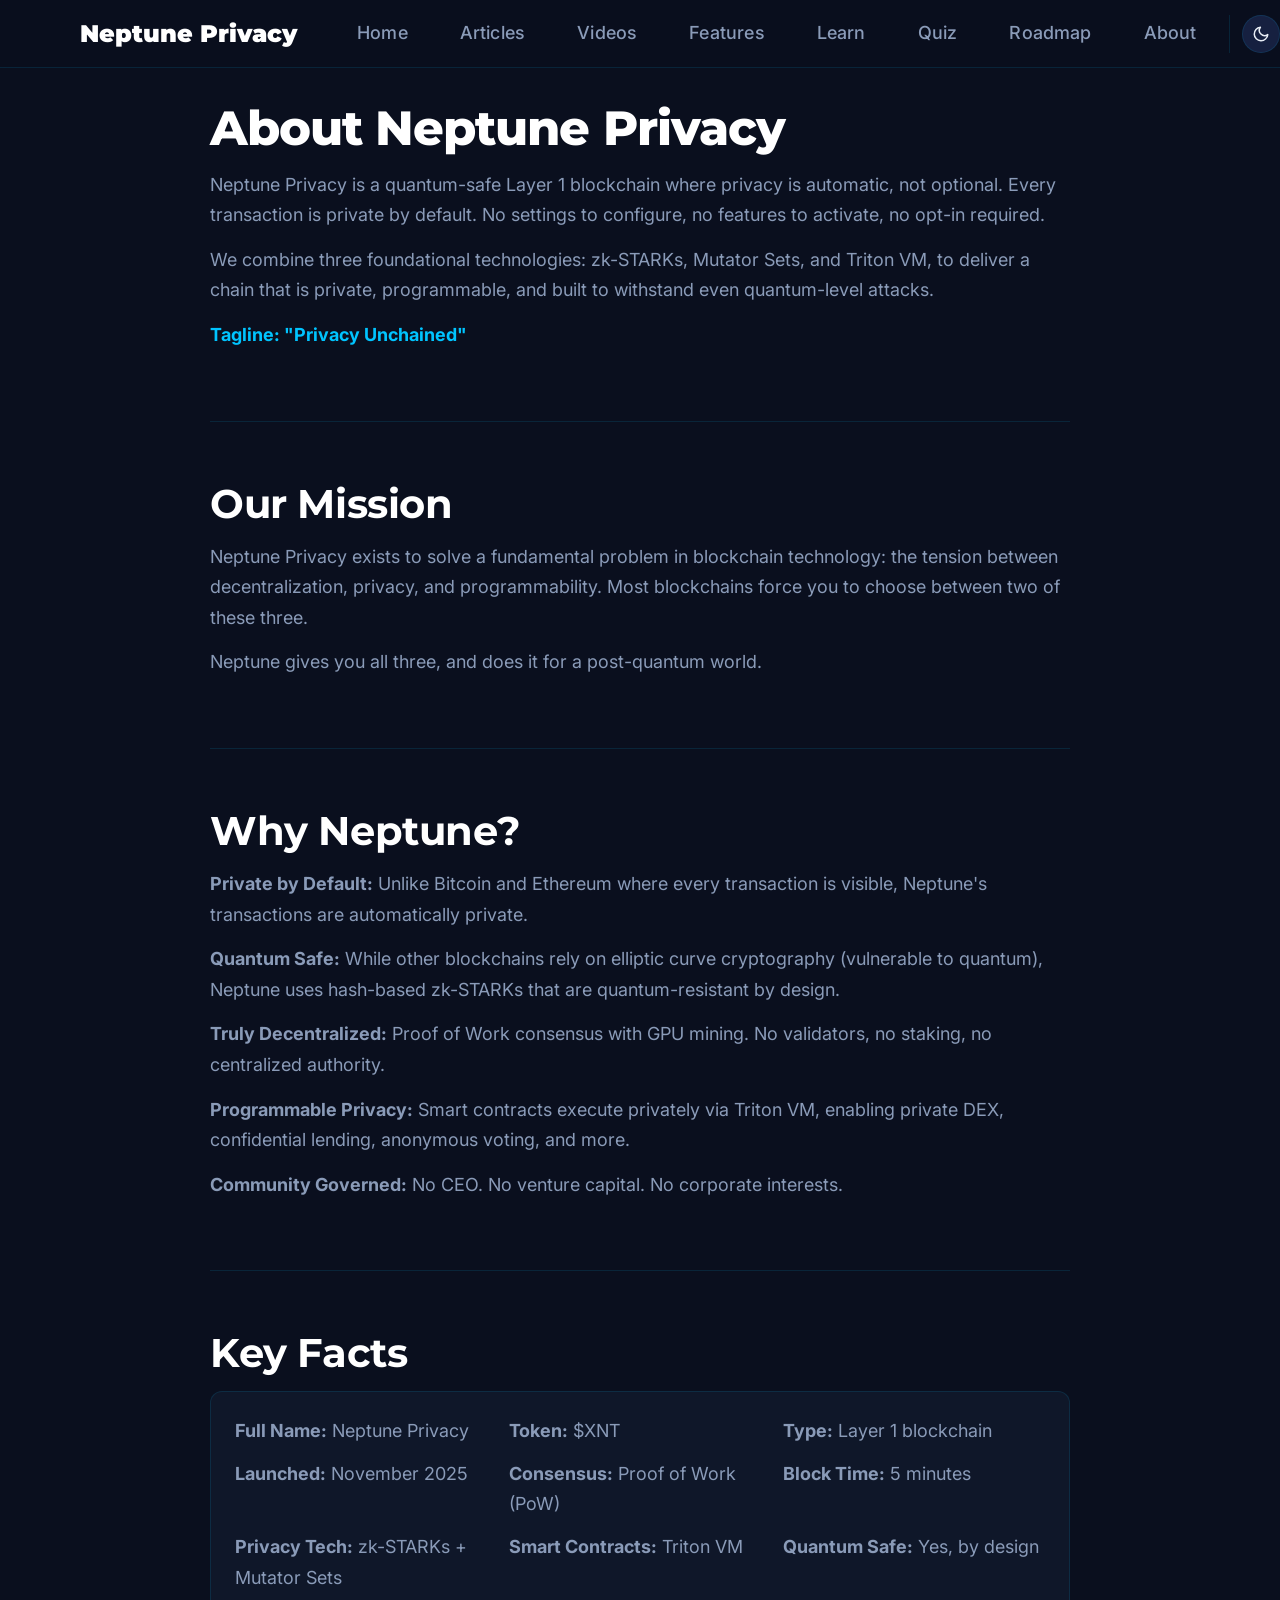
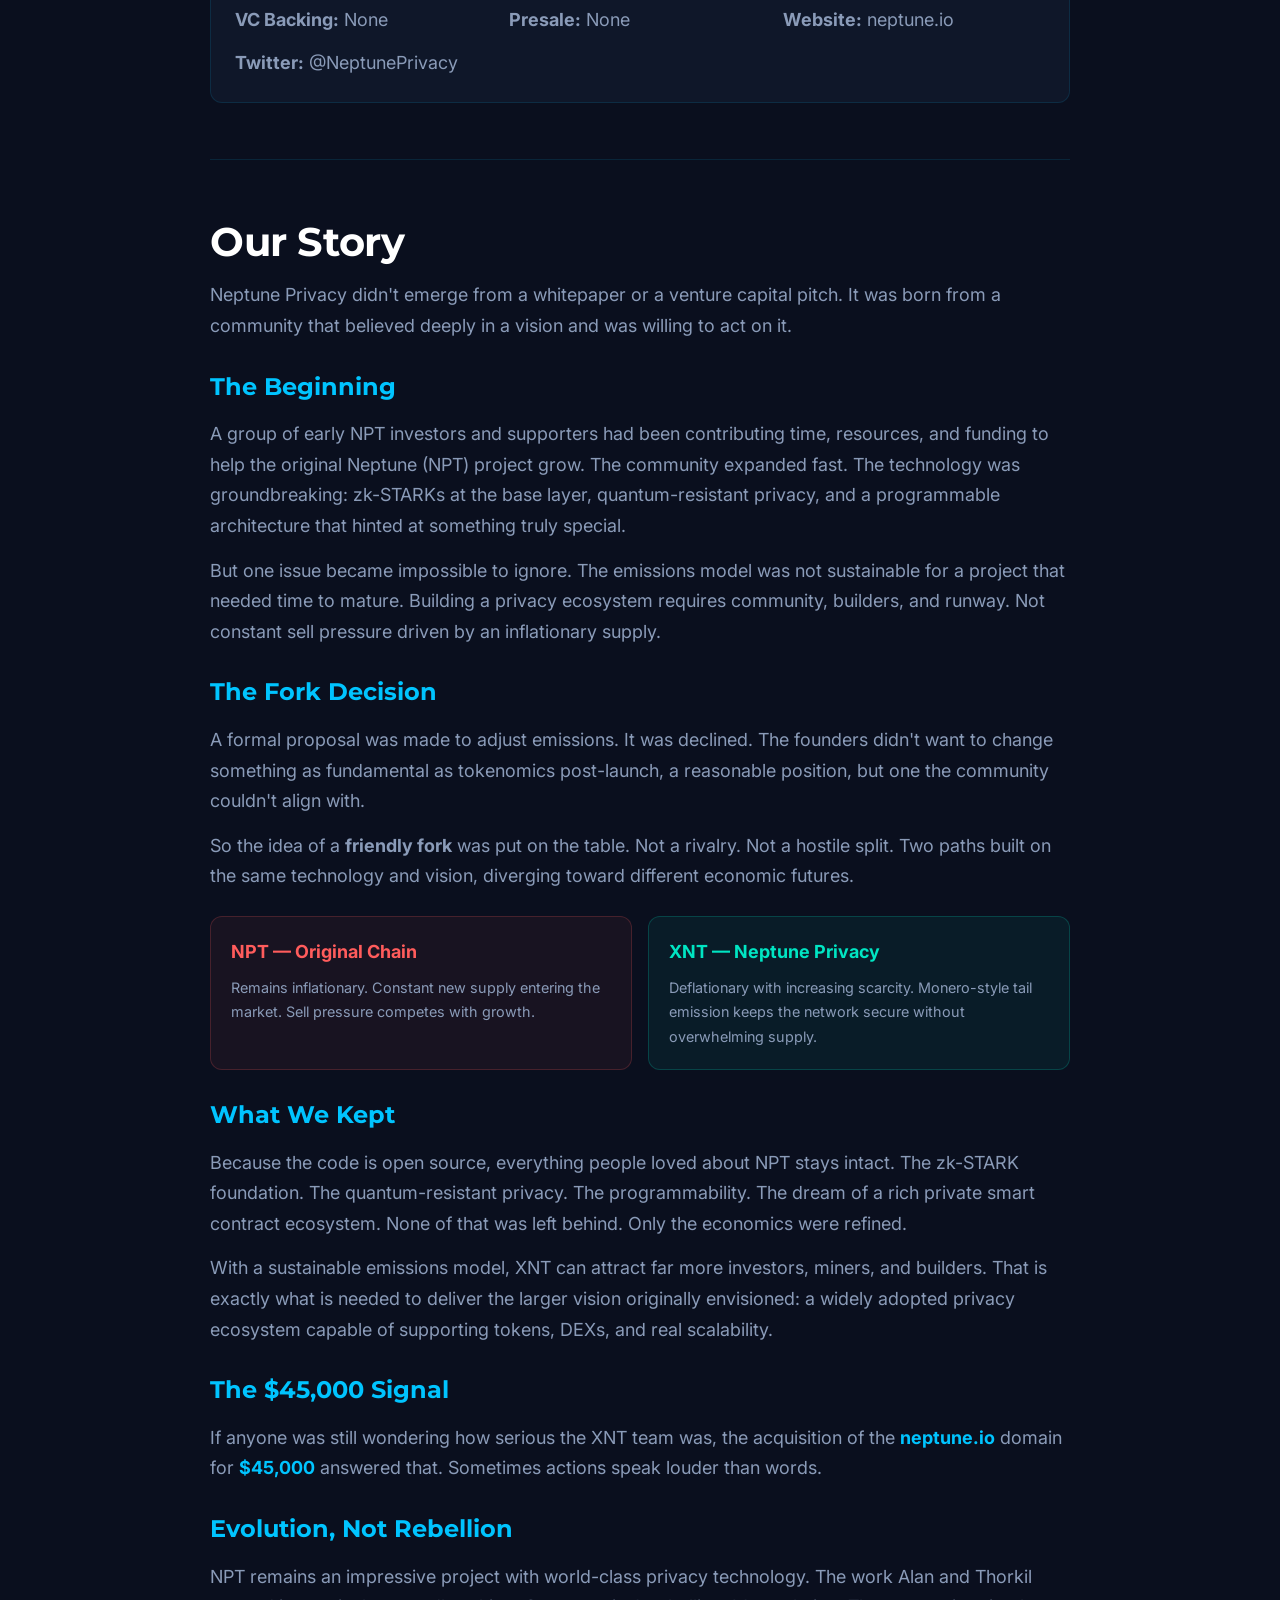
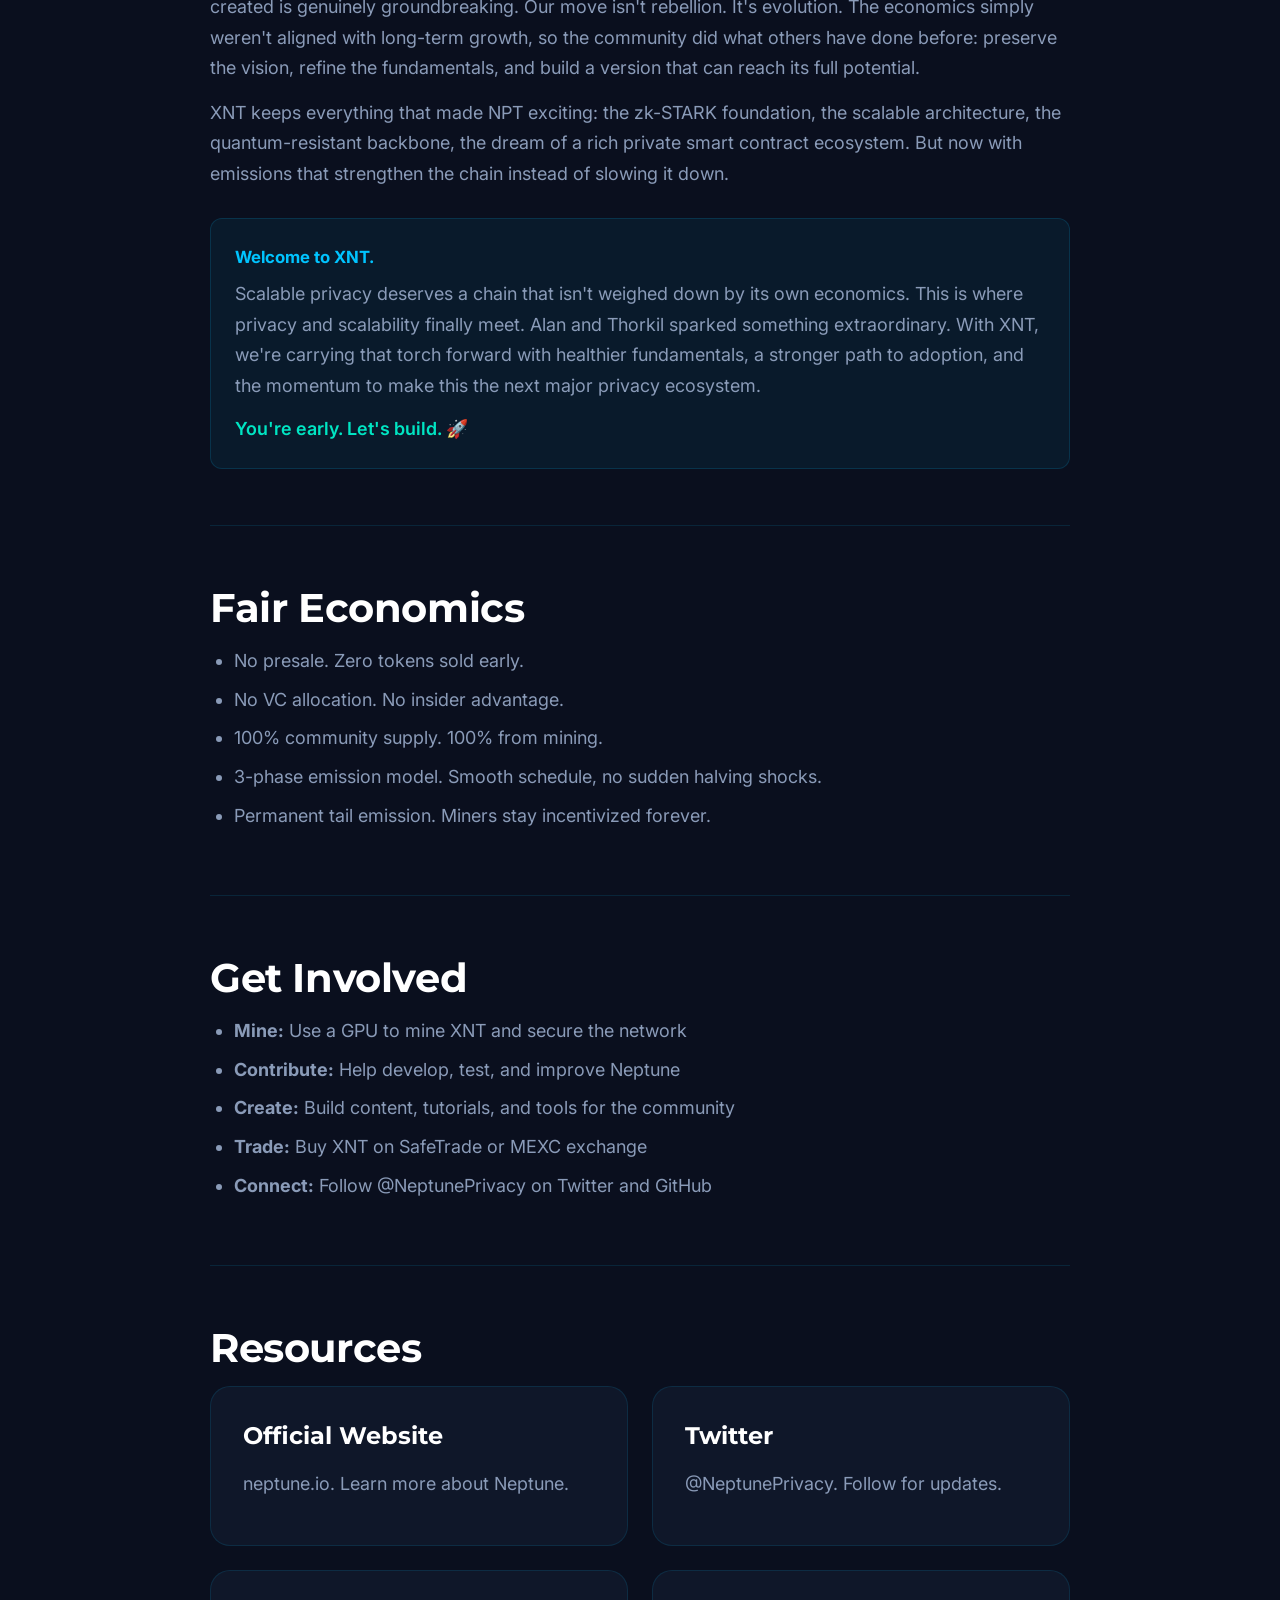
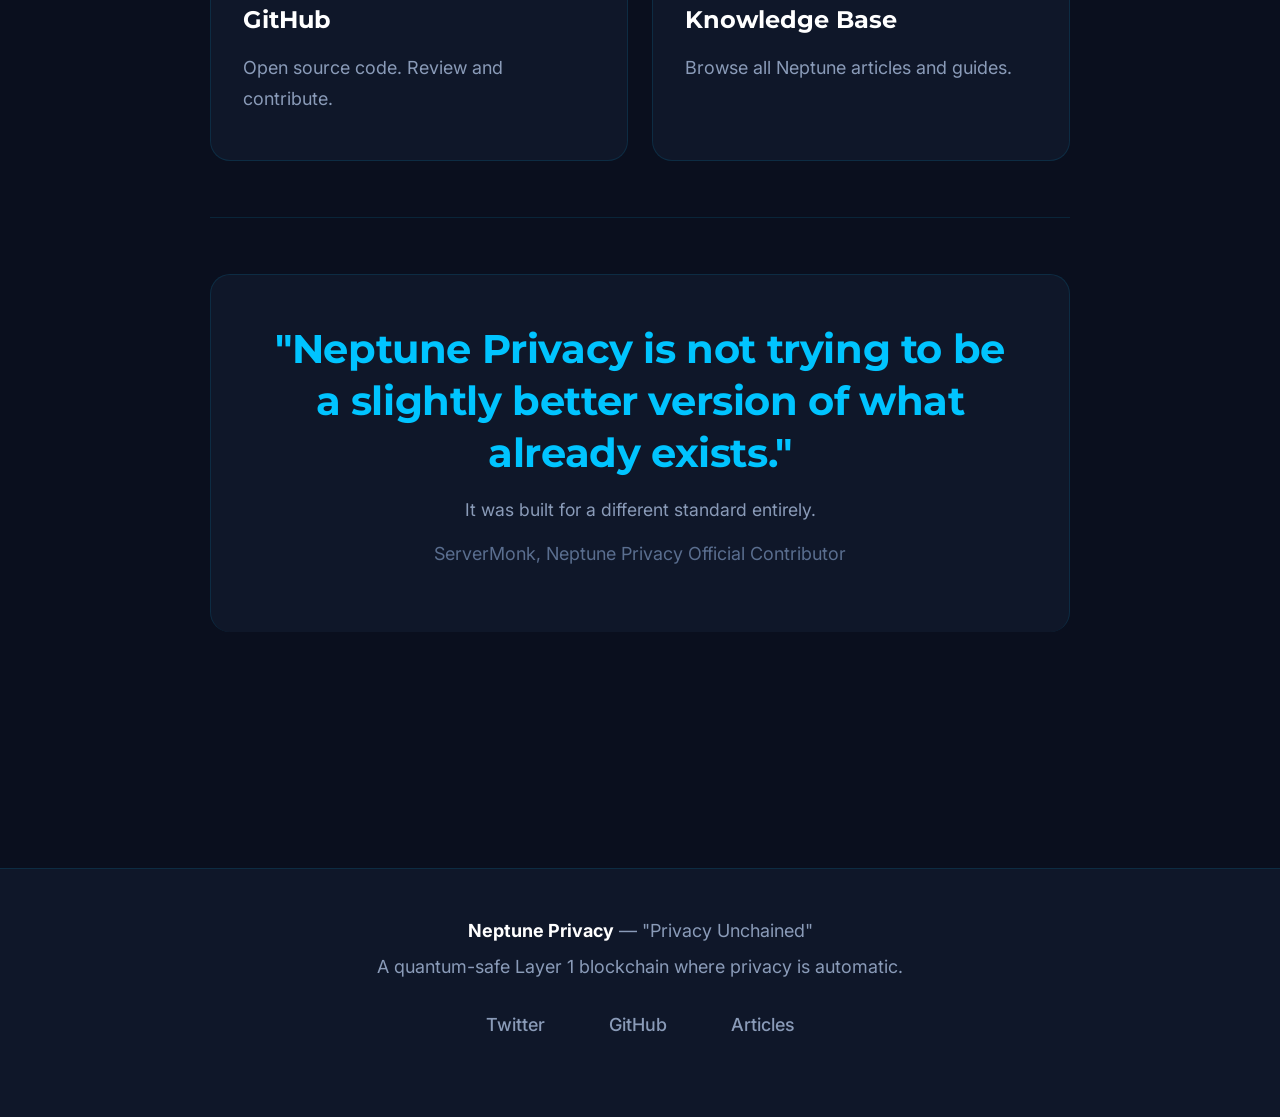
<file: about.html>
<!DOCTYPE html>
<html lang="en">

<head>
  <meta charset="UTF-8">
  <meta name="viewport" content="width=device-width, initial-scale=1.0">
  <title>About - Neptune Privacy</title>
  <script>
    (function () {
      const saved = localStorage.getItem('neptune_theme') || 'dark';
      document.documentElement.setAttribute('data-theme', saved);
    })();
  </script>
  <link rel="stylesheet" href="css/style.css">
</head>

<body>
  <header>
    <div class="header-container">
      <a href="index.html" class="logo">Neptune Privacy</a>
      <nav>
        <button id="navToggle" class="nav-toggle" aria-label="Open navigation">
          <span></span><span></span><span></span>
        </button>
        <ul>
          <li><a href="index.html">Home</a></li>
          <li><a href="articles.html">Articles</a></li>
          <li><a href="videos.html">Videos</a></li>
          <li><a href="features.html">Features</a></li>
          <li><a href="learn.html">Learn</a></li>
          <li><a href="quiz.html">Quiz</a></li>
          <li><a href="roadmap.html">Roadmap</a></li>
          <li><a href="about.html">About</a></li>
          <li class="nav-controls">
            <!-- Theme Toggle -->
            <button class="theme-toggle" id="themeToggle" aria-label="Toggle theme">
              <svg class="icon-sun" width="18" height="18" viewBox="0 0 24 24" fill="none" stroke="currentColor"
                stroke-width="2" stroke-linecap="round" stroke-linejoin="round">
                <circle cx="12" cy="12" r="5" />
                <line x1="12" y1="1" x2="12" y2="3" />
                <line x1="12" y1="21" x2="12" y2="23" />
                <line x1="4.22" y1="4.22" x2="5.64" y2="5.64" />
                <line x1="18.36" y1="18.36" x2="19.78" y2="19.78" />
                <line x1="1" y1="12" x2="3" y2="12" />
                <line x1="21" y1="12" x2="23" y2="12" />
                <line x1="4.22" y1="19.78" x2="5.64" y2="18.36" />
                <line x1="18.36" y1="5.64" x2="19.78" y2="4.22" />
              </svg>
              <svg class="icon-moon" width="18" height="18" viewBox="0 0 24 24" fill="none" stroke="currentColor"
                stroke-width="2" stroke-linecap="round" stroke-linejoin="round">
                <path d="M21 12.79A9 9 0 1 1 11.21 3 7 7 0 0 0 21 12.79z" />
              </svg>
            </button>
          </li>
        </ul>
      </nav>
    </div>
  </header>

  <main>
    <div class="about-content">
      <h1>About Neptune Privacy</h1>

      <section class="about-section">
        <p>Neptune Privacy is a quantum-safe Layer 1 blockchain where privacy is automatic, not optional. Every
          transaction is private by default. No settings to configure, no features to activate, no opt-in required.</p>
        <p>We combine three foundational technologies: zk-STARKs, Mutator Sets, and Triton VM, to deliver a chain that
          is private, programmable, and built to withstand even quantum-level attacks.</p>
        <p><strong style="color:var(--cyan)">Tagline: "Privacy Unchained"</strong></p>
      </section>

      <section class="about-section">
        <h2>Our Mission</h2>
        <p>Neptune Privacy exists to solve a fundamental problem in blockchain technology: the tension between
          decentralization, privacy, and programmability. Most blockchains force you to choose between two of these
          three.</p>
        <p>Neptune gives you all three, and does it for a post-quantum world.</p>
      </section>

      <section class="about-section">
        <h2>Why Neptune?</h2>
        <p><strong>Private by Default:</strong> Unlike Bitcoin and Ethereum where every transaction is visible,
          Neptune's transactions are automatically private.</p>
        <p><strong>Quantum Safe:</strong> While other blockchains rely on elliptic curve cryptography (vulnerable to
          quantum), Neptune uses hash-based zk-STARKs that are quantum-resistant by design.</p>
        <p><strong>Truly Decentralized:</strong> Proof of Work consensus with GPU mining. No validators, no staking, no
          centralized authority.</p>
        <p><strong>Programmable Privacy:</strong> Smart contracts execute privately via Triton VM, enabling private DEX,
          confidential lending, anonymous voting, and more.</p>
        <p><strong>Community Governed:</strong> No CEO. No venture capital. No corporate interests.</p>
      </section>

      <section class="about-section">
        <h2>Key Facts</h2>
        <div class="key-facts-grid">
          <p><strong>Full Name:</strong> Neptune Privacy</p>
          <p><strong>Token:</strong> $XNT</p>
          <p><strong>Type:</strong> Layer 1 blockchain</p>
          <p><strong>Launched:</strong> November 2025</p>
          <p><strong>Consensus:</strong> Proof of Work (PoW)</p>
          <p><strong>Block Time:</strong> 5 minutes</p>
          <p><strong>Privacy Tech:</strong> zk-STARKs + Mutator Sets</p>
          <p><strong>Smart Contracts:</strong> Triton VM</p>
          <p><strong>Quantum Safe:</strong> Yes, by design</p>
          <p><strong>VC Backing:</strong> None</p>
          <p><strong>Presale:</strong> None</p>
          <p><strong>Website:</strong> neptune.io</p>
          <p><strong>Twitter:</strong> @NeptunePrivacy</p>
        </div>
      </section>

      <section class="about-section">
        <h2>Our Story</h2>
        <p>Neptune Privacy didn't emerge from a whitepaper or a venture capital pitch. It was born from a community that
          believed deeply in a vision and was willing to act on it.</p>

        <h3 style="color:var(--cyan);margin-top:28px;">The Beginning</h3>
        <p>A group of early NPT investors and supporters had been contributing time, resources, and funding to help the
          original Neptune (NPT) project grow. The community expanded fast. The technology was groundbreaking: zk-STARKs
          at the base layer, quantum-resistant privacy, and a programmable architecture that hinted at something truly
          special.</p>
        <p>But one issue became impossible to ignore. The emissions model was not sustainable for a project that needed
          time to mature. Building a privacy ecosystem requires community, builders, and runway. Not constant sell
          pressure driven by an inflationary supply.</p>

        <h3 style="color:var(--cyan);margin-top:28px;">The Fork Decision</h3>
        <p>A formal proposal was made to adjust emissions. It was declined. The founders didn't want to change something
          as fundamental as tokenomics post-launch, a reasonable position, but one the community couldn't align with.
        </p>
        <p>So the idea of a <strong>friendly fork</strong> was put on the table. Not a rivalry. Not a hostile split. Two
          paths built on the same technology and vision, diverging toward different economic futures.</p>

        <div style="display:grid;grid-template-columns:1fr 1fr;gap:16px;margin:24px 0;">
          <div
            style="background:rgba(255,92,92,0.06);border:1px solid rgba(255,92,92,0.2);border-radius:12px;padding:20px;">
            <p style="color:#ff5c5c;font-weight:700;margin-bottom:8px;">NPT — Original Chain</p>
            <p style="margin:0;font-size:0.9rem;">Remains inflationary. Constant new supply entering the market. Sell
              pressure competes with growth.</p>
          </div>
          <div
            style="background:rgba(0,229,195,0.06);border:1px solid rgba(0,229,195,0.2);border-radius:12px;padding:20px;">
            <p style="color:var(--teal);font-weight:700;margin-bottom:8px;">XNT — Neptune Privacy</p>
            <p style="margin:0;font-size:0.9rem;">Deflationary with increasing scarcity. Monero-style tail emission
              keeps the network secure without overwhelming supply.</p>
          </div>
        </div>

        <h3 style="color:var(--cyan);margin-top:28px;">What We Kept</h3>
        <p>Because the code is open source, everything people loved about NPT stays intact. The zk-STARK foundation. The
          quantum-resistant privacy. The programmability. The dream of a rich private smart contract ecosystem. None of
          that was left behind. Only the economics were refined.</p>
        <p>With a sustainable emissions model, XNT can attract far more investors, miners, and builders. That is exactly
          what is needed to deliver the larger vision originally envisioned: a widely adopted privacy ecosystem capable
          of supporting tokens, DEXs, and real scalability.</p>

        <h3 style="color:var(--cyan);margin-top:28px;">The $45,000 Signal</h3>
        <p>If anyone was still wondering how serious the XNT team was, the acquisition of the <strong
            style="color:var(--cyan)">neptune.io</strong> domain for <strong style="color:var(--cyan)">$45,000</strong>
          answered that. Sometimes actions speak louder than words.</p>

        <h3 style="color:var(--cyan);margin-top:28px;">Evolution, Not Rebellion</h3>
        <p>NPT remains an impressive project with world-class privacy technology. The work Alan and Thorkil created is
          genuinely groundbreaking. Our move isn't rebellion. It's evolution. The economics simply weren't aligned with
          long-term growth, so the community did what others have done before: preserve the vision, refine the
          fundamentals, and build a version that can reach its full potential.</p>
        <p>XNT keeps everything that made NPT exciting: the zk-STARK foundation, the scalable architecture, the
          quantum-resistant backbone, the dream of a rich private smart contract ecosystem. But now with emissions that
          strengthen the chain instead of slowing it down.</p>

        <div
          style="background:rgba(0,196,255,0.06);border:1px solid rgba(0,196,255,0.15);border-radius:12px;padding:24px;margin-top:28px;">
          <p style="color:var(--cyan);font-weight:700;font-size:1.05rem;margin-bottom:8px;">Welcome to XNT.</p>
          <p style="margin:0;">Scalable privacy deserves a chain that isn't weighed down by its own economics. This is
            where privacy and scalability finally meet. Alan and Thorkil sparked something extraordinary. With XNT,
            we're carrying that torch forward with healthier fundamentals, a stronger path to adoption, and the momentum
            to make this the next major privacy ecosystem.</p>
          <p style="margin-top:12px;margin-bottom:0;color:var(--teal);font-weight:600;">You're early. Let's build. 🚀
          </p>
        </div>
      </section>

      <section class="about-section">
        <h2>Fair Economics</h2>
        <ul>
          <li>No presale. Zero tokens sold early.</li>
          <li>No VC allocation. No insider advantage.</li>
          <li>100% community supply. 100% from mining.</li>
          <li>3-phase emission model. Smooth schedule, no sudden halving shocks.</li>
          <li>Permanent tail emission. Miners stay incentivized forever.</li>
        </ul>
      </section>

      <section class="about-section">
        <h2>Get Involved</h2>
        <ul>
          <li><strong>Mine:</strong> Use a GPU to mine XNT and secure the network</li>
          <li><strong>Contribute:</strong> Help develop, test, and improve Neptune</li>
          <li><strong>Create:</strong> Build content, tutorials, and tools for the community</li>
          <li><strong>Trade:</strong> Buy XNT on SafeTrade or MEXC exchange</li>
          <li><strong>Connect:</strong> Follow @NeptunePrivacy on Twitter and GitHub</li>
        </ul>
      </section>

      <section class="about-section">
        <h2>Resources</h2>
        <div class="grid">
          <a href="https://neptune.io" target="_blank" class="card" style="text-decoration:none;color:inherit;">
            <h3>Official Website</h3>
            <p>neptune.io. Learn more about Neptune.</p>
          </a>
          <a href="https://twitter.com/NeptunePrivacy" target="_blank" class="card"
            style="text-decoration:none;color:inherit;">
            <h3>Twitter</h3>
            <p>@NeptunePrivacy. Follow for updates.</p>
          </a>
          <a href="https://github.com/neptuneprivacy" target="_blank" class="card"
            style="text-decoration:none;color:inherit;">
            <h3>GitHub</h3>
            <p>Open source code. Review and contribute.</p>
          </a>
          <a href="articles.html" class="card" style="text-decoration:none;color:inherit;">
            <h3>Knowledge Base</h3>
            <p>Browse all Neptune articles and guides.</p>
          </a>
        </div>
      </section>

      <section class="about-section"
        style="text-align:center;background:var(--surface);border:1px solid var(--border);border-radius:var(--radius-lg);padding:48px;border-bottom:none;">
        <h2 style="color:var(--cyan);">"Neptune Privacy is not trying to be a slightly better version of what already
          exists."</h2>
        <p style="margin-top:16px;font-size:1.1rem;">It was built for a different standard entirely.</p>
        <p style="margin-top:12px;color:var(--text-subtle);">ServerMonk, Neptune Privacy Official Contributor</p>
      </section>
    </div>
  </main>

  <footer>
    <p><strong>Neptune Privacy</strong> — "Privacy Unchained"</p>
    <p>A quantum-safe Layer 1 blockchain where privacy is automatic.</p>
    <div class="footer-links">
      <a href="https://twitter.com/NeptunePrivacy" target="_blank">Twitter</a>
      <a href="https://github.com/neptuneprivacy" target="_blank">GitHub</a>
      <a href="articles.html">Articles</a>
    </div>
  </footer>

  <script src="js/main.js"></script>
  <script src="js/theme.js"></script>
</body>

</html>
</file>
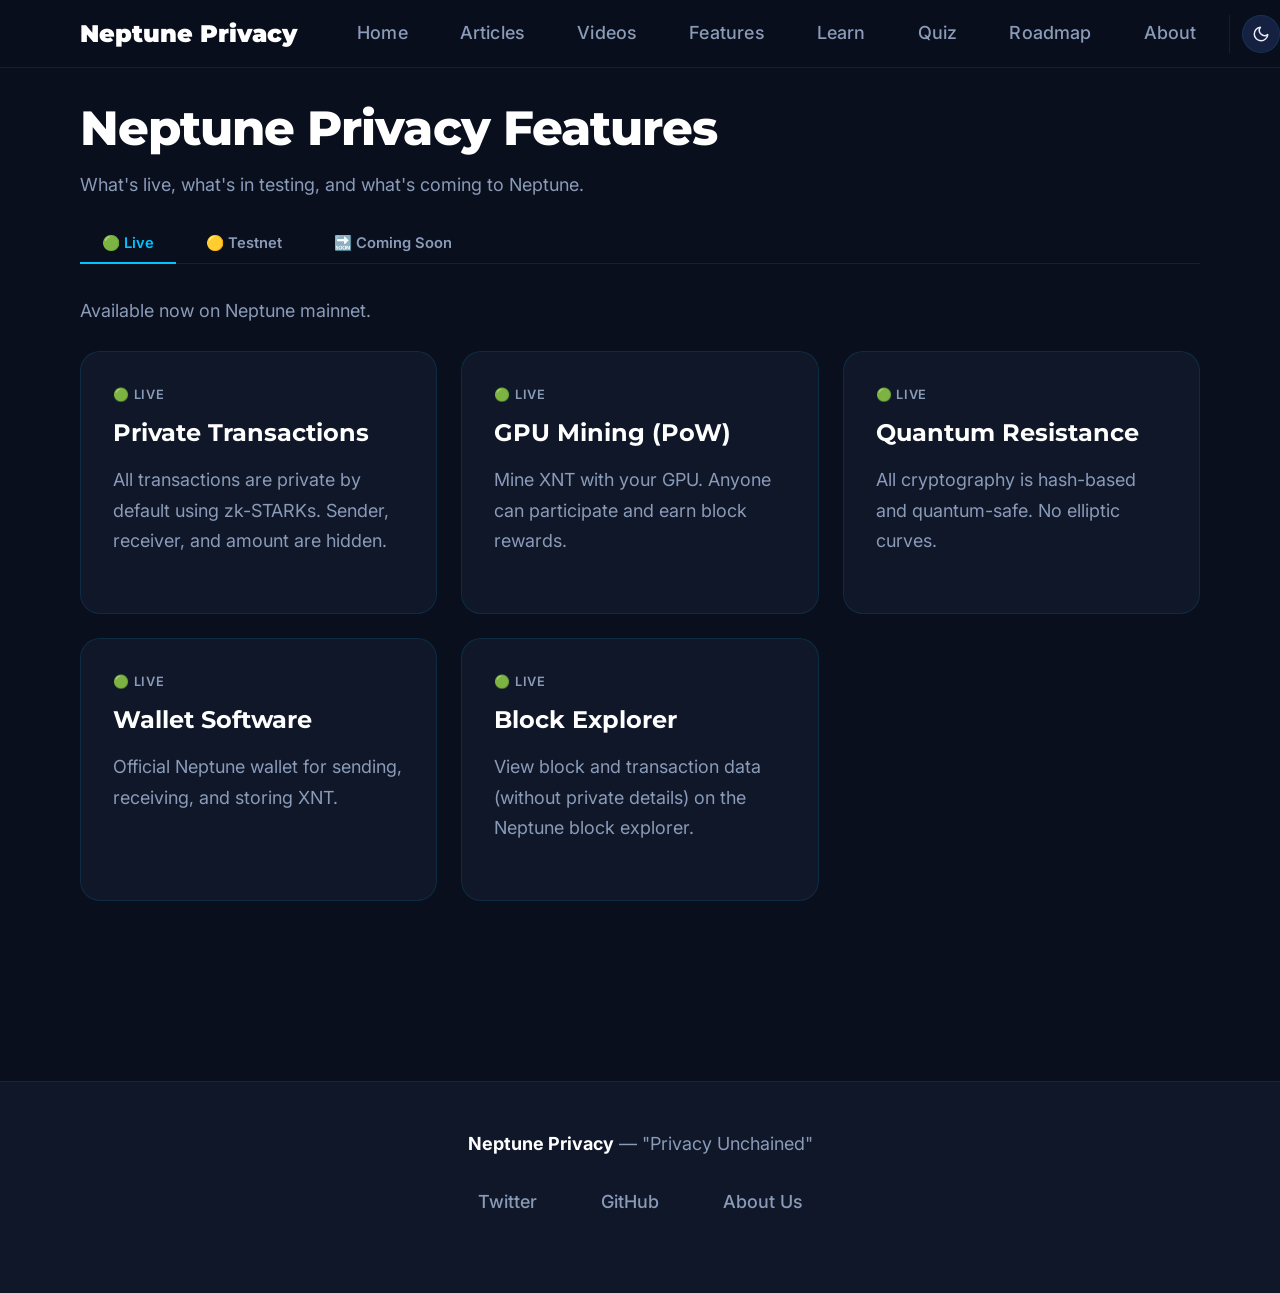
<file: features.html>
<!DOCTYPE html>
<html lang="en">

<head>
  <meta charset="UTF-8">
  <meta name="viewport" content="width=device-width, initial-scale=1.0">
  <title>Features - Neptune Privacy</title>
  <script>
    (function () {
      const saved = localStorage.getItem('neptune_theme') || 'dark';
      document.documentElement.setAttribute('data-theme', saved);
    })();
  </script>
  <link rel="stylesheet" href="css/style.css">
</head>

<body>
  <header>
    <div class="header-container">
      <a href="index.html" class="logo">Neptune Privacy</a>
      <nav>
        <button id="navToggle" class="nav-toggle" aria-label="Open navigation">
          <span></span><span></span><span></span>
        </button>
        <ul>
          <li><a href="index.html">Home</a></li>
          <li><a href="articles.html">Articles</a></li>
          <li><a href="videos.html">Videos</a></li>
          <li><a href="features.html">Features</a></li>
          <li><a href="learn.html">Learn</a></li>
          <li><a href="quiz.html">Quiz</a></li>
          <li><a href="roadmap.html">Roadmap</a></li>
          <li><a href="about.html">About</a></li>
          <li class="nav-controls">
            <!-- Theme Toggle -->
            <button class="theme-toggle" id="themeToggle" aria-label="Toggle theme">
              <svg class="icon-sun" width="18" height="18" viewBox="0 0 24 24" fill="none" stroke="currentColor"
                stroke-width="2" stroke-linecap="round" stroke-linejoin="round">
                <circle cx="12" cy="12" r="5" />
                <line x1="12" y1="1" x2="12" y2="3" />
                <line x1="12" y1="21" x2="12" y2="23" />
                <line x1="4.22" y1="4.22" x2="5.64" y2="5.64" />
                <line x1="18.36" y1="18.36" x2="19.78" y2="19.78" />
                <line x1="1" y1="12" x2="3" y2="12" />
                <line x1="21" y1="12" x2="23" y2="12" />
                <line x1="4.22" y1="19.78" x2="5.64" y2="18.36" />
                <line x1="18.36" y1="5.64" x2="19.78" y2="4.22" />
              </svg>
              <svg class="icon-moon" width="18" height="18" viewBox="0 0 24 24" fill="none" stroke="currentColor"
                stroke-width="2" stroke-linecap="round" stroke-linejoin="round">
                <path d="M21 12.79A9 9 0 1 1 11.21 3 7 7 0 0 0 21 12.79z" />
              </svg>
            </button>
          </li>
        </ul>
      </nav>
    </div>
  </header>

  <main>
    <h1>Neptune Privacy Features</h1>
    <p class="text-muted mb-md">What's live, what's in testing, and what's coming to Neptune.</p>

    <div class="tabs">
      <button class="tab active" onclick="switchTab('live')">🟢 Live</button>
      <button class="tab" onclick="switchTab('testnet')">🟡 Testnet</button>
      <button class="tab" onclick="switchTab('coming')">🔜 Coming Soon</button>
    </div>

    <div id="live-content" class="tab-content active">
      <p class="text-muted mb-md">Available now on Neptune mainnet.</p>
      <div class="grid" id="liveGrid"></div>
    </div>
    <div id="testnet-content" class="tab-content">
      <p class="text-muted mb-md">Currently in testing on testnet.</p>
      <div class="grid" id="testnetGrid"></div>
    </div>
    <div id="coming-content" class="tab-content">
      <p class="text-muted mb-md">In development and coming soon.</p>
      <div class="grid" id="comingGrid"></div>
    </div>
  </main>

  <footer>
    <p><strong>Neptune Privacy</strong> — "Privacy Unchained"</p>
    <div class="footer-links">
      <a href="https://twitter.com/NeptunePrivacy" target="_blank">Twitter</a>
      <a href="https://github.com/neptuneprivacy" target="_blank">GitHub</a>
      <a href="about.html">About Us</a>
    </div>
  </footer>

  <script src="js/features.js"></script>
  <script src="js/theme.js"></script>
  <script src="js/main.js"></script>
  <script>
    document.addEventListener('DOMContentLoaded', function () {
      document.getElementById('liveGrid').innerHTML = filterFeatures('live').map(createFeatureCard).join('');
      document.getElementById('testnetGrid').innerHTML = filterFeatures('testnet').map(createFeatureCard).join('');
      document.getElementById('comingGrid').innerHTML = filterFeatures('coming-soon').map(createFeatureCard).join('');
    });
  </script>
</body>

</html>
</file>
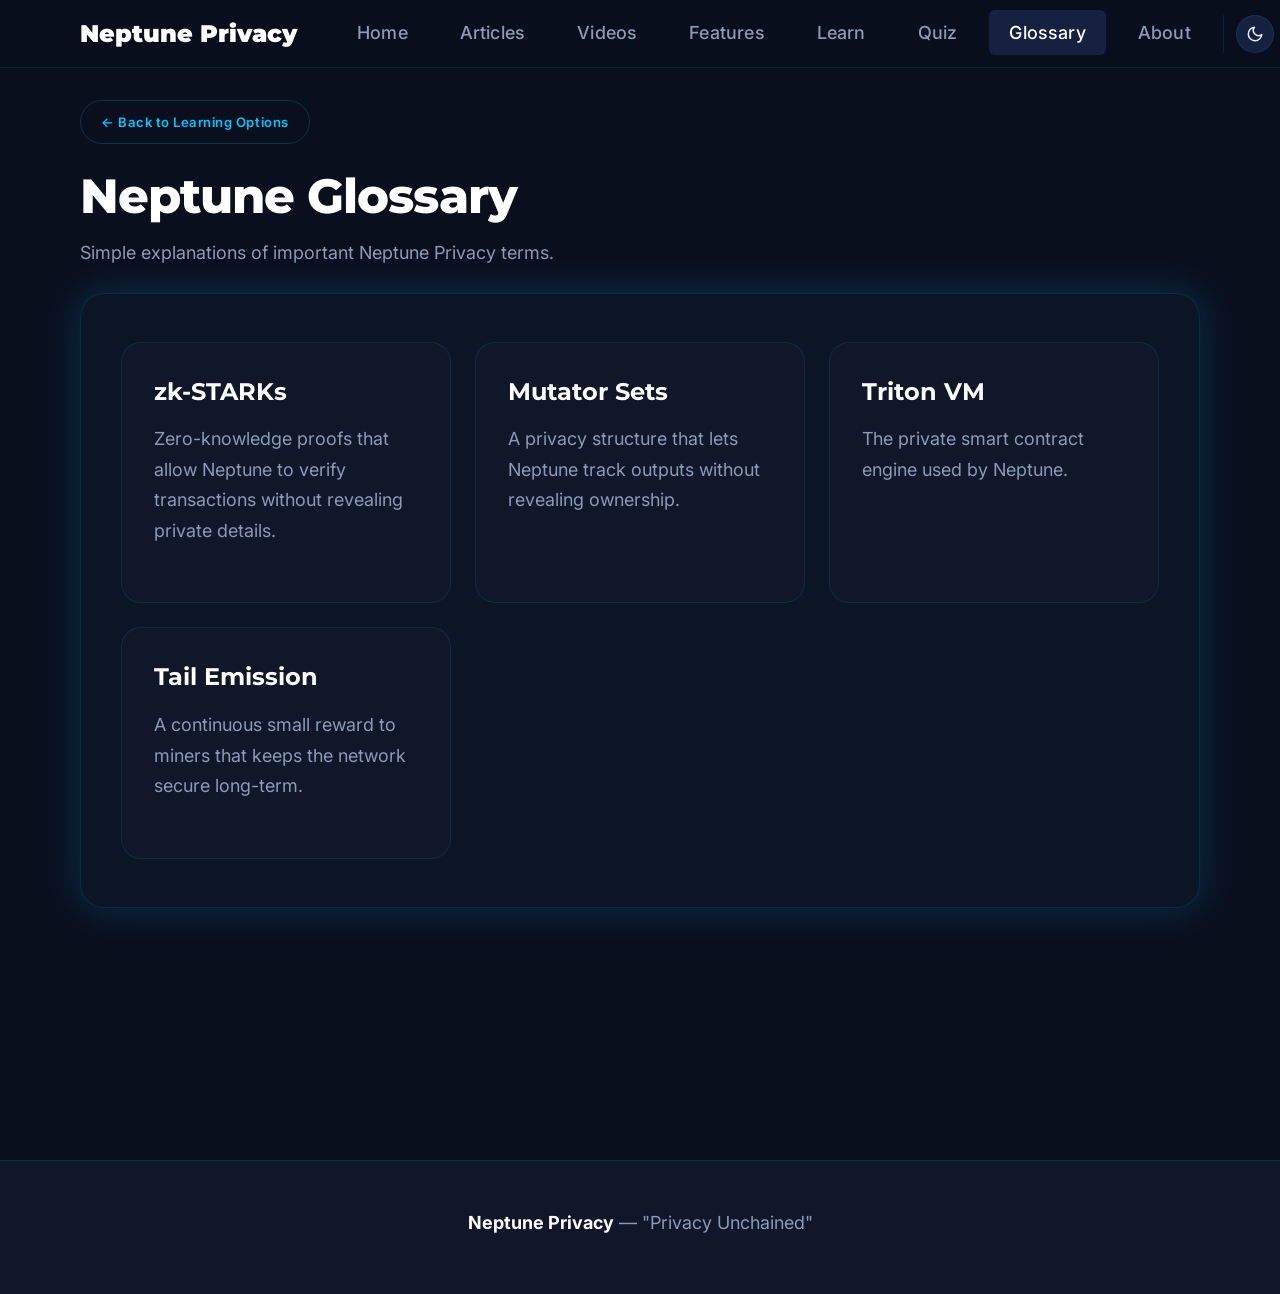
<file: glossary.html>
<!DOCTYPE html>
<html lang="en">

<head>
	<meta charset="UTF-8">
	<meta name="viewport" content="width=device-width, initial-scale=1.0">
	<title>Glossary - Neptune Privacy</title>

	<script>
		(function () {
			const saved = localStorage.getItem('neptune_theme') || 'dark';
			document.documentElement.setAttribute('data-theme', saved);
		})();
	</script>

	<link rel="stylesheet" href="css/style.css">
	<style>
		.back-style-btn {
			display: inline-flex;
			align-items: center;
			gap: 8px;
			background: none;
			border: 1px solid rgba(0, 196, 255, 0.2);
			color: var(--cyan);
			border-radius: 99px;
			padding: 10px 20px;
			font-size: 0.82rem;
			font-weight: 600;
			cursor: pointer;
			letter-spacing: 0.04em;
			transition: all 0.2s;
			font-family: inherit;
			margin-bottom: 24px;
			text-decoration: none;
		}

		.back-style-btn:hover {
			background: rgba(0, 196, 255, 0.08);
			border-color: rgba(0, 196, 255, 0.4);
			text-decoration: none;
		}
	</style>
</head>

<body>
	<header>
		<div class="header-container">

			<a href="index.html" class="logo">Neptune Privacy</a>
			<nav>
				<button id="navToggle" class="nav-toggle" aria-label="Open navigation">
					<span></span><span></span><span></span>
				</button>
				<ul>
					<li><a href="index.html">Home</a></li>
					<li><a href="articles.html">Articles</a></li>
					<li><a href="videos.html">Videos</a></li>
					<li><a href="features.html">Features</a></li>
					<li><a href="learn.html">Learn</a></li>
					<li><a href="quiz.html">Quiz</a></li>
					<li><a href="glossary.html" class="active">Glossary</a></li>
					<li><a href="about.html">About</a></li>

					<li class="nav-controls">
						<!-- Theme Toggle -->
						<button class="theme-toggle" id="themeToggle" aria-label="Toggle theme">
							<svg class="icon-sun" width="18" height="18" viewBox="0 0 24 24" fill="none"
								stroke="currentColor" stroke-width="2" stroke-linecap="round" stroke-linejoin="round">
								<circle cx="12" cy="12" r="5" />
								<line x1="12" y1="1" x2="12" y2="3" />
								<line x1="12" y1="21" x2="12" y2="23" />
								<line x1="4.22" y1="4.22" x2="5.64" y2="5.64" />
								<line x1="18.36" y1="18.36" x2="19.78" y2="19.78" />
								<line x1="1" y1="12" x2="3" y2="12" />
								<line x1="21" y1="12" x2="23" y2="12" />
								<line x1="4.22" y1="19.78" x2="5.64" y2="18.36" />
								<line x1="18.36" y1="5.64" x2="19.78" y2="4.22" />
							</svg>
							<svg class="icon-moon" width="18" height="18" viewBox="0 0 24 24" fill="none"
								stroke="currentColor" stroke-width="2" stroke-linecap="round" stroke-linejoin="round">
								<path d="M21 12.79A9 9 0 1 1 11.21 3 7 7 0 0 0 21 12.79z" />
							</svg>
						</button>
					</li>
				</ul>
			</nav>
		</div>
	</header>

	<main>
		<a href="articles.html" class="back-style-btn">← Back to Learning Options</a>
		<h1>Neptune Glossary</h1>
		<p class="text-muted mb-md">
			Simple explanations of important Neptune Privacy terms.
		</p>

		<section class="featured-content">
			<div class="grid">

				<div class="card">
					<h3>zk-STARKs</h3>
					<p>Zero-knowledge proofs that allow Neptune to verify transactions without revealing private
						details.</p>
				</div>

				<div class="card">
					<h3>Mutator Sets</h3>
					<p>A privacy structure that lets Neptune track outputs without revealing ownership.</p>
				</div>

				<div class="card">
					<h3>Triton VM</h3>
					<p>The private smart contract engine used by Neptune.</p>
				</div>

				<div class="card">
					<h3>Tail Emission</h3>
					<p>A continuous small reward to miners that keeps the network secure long-term.</p>
				</div>

			</div>
		</section>
	</main>

	<footer>
		<p><strong>Neptune Privacy</strong> — "Privacy Unchained"</p>
	</footer>

	<script src="js/main.js"></script>
	<script src="js/theme.js"></script>
</body>

</html>
</file>
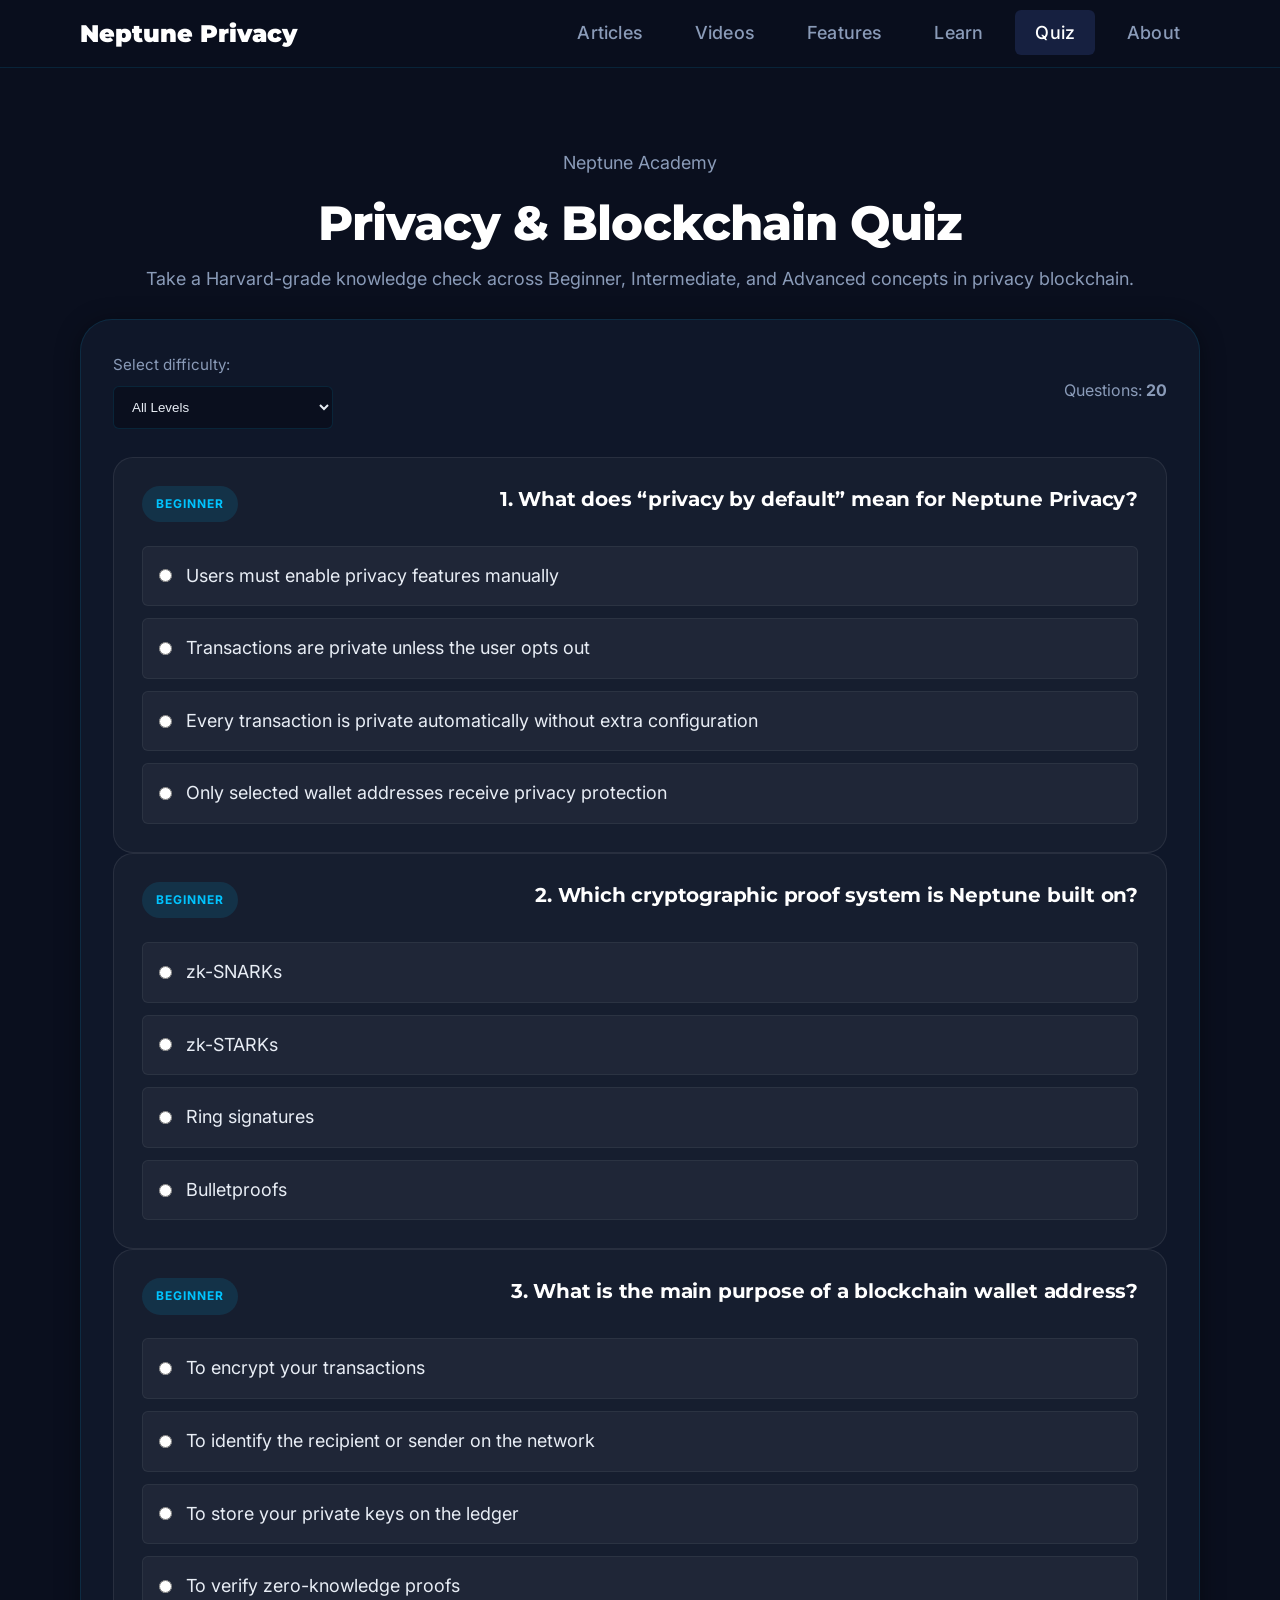
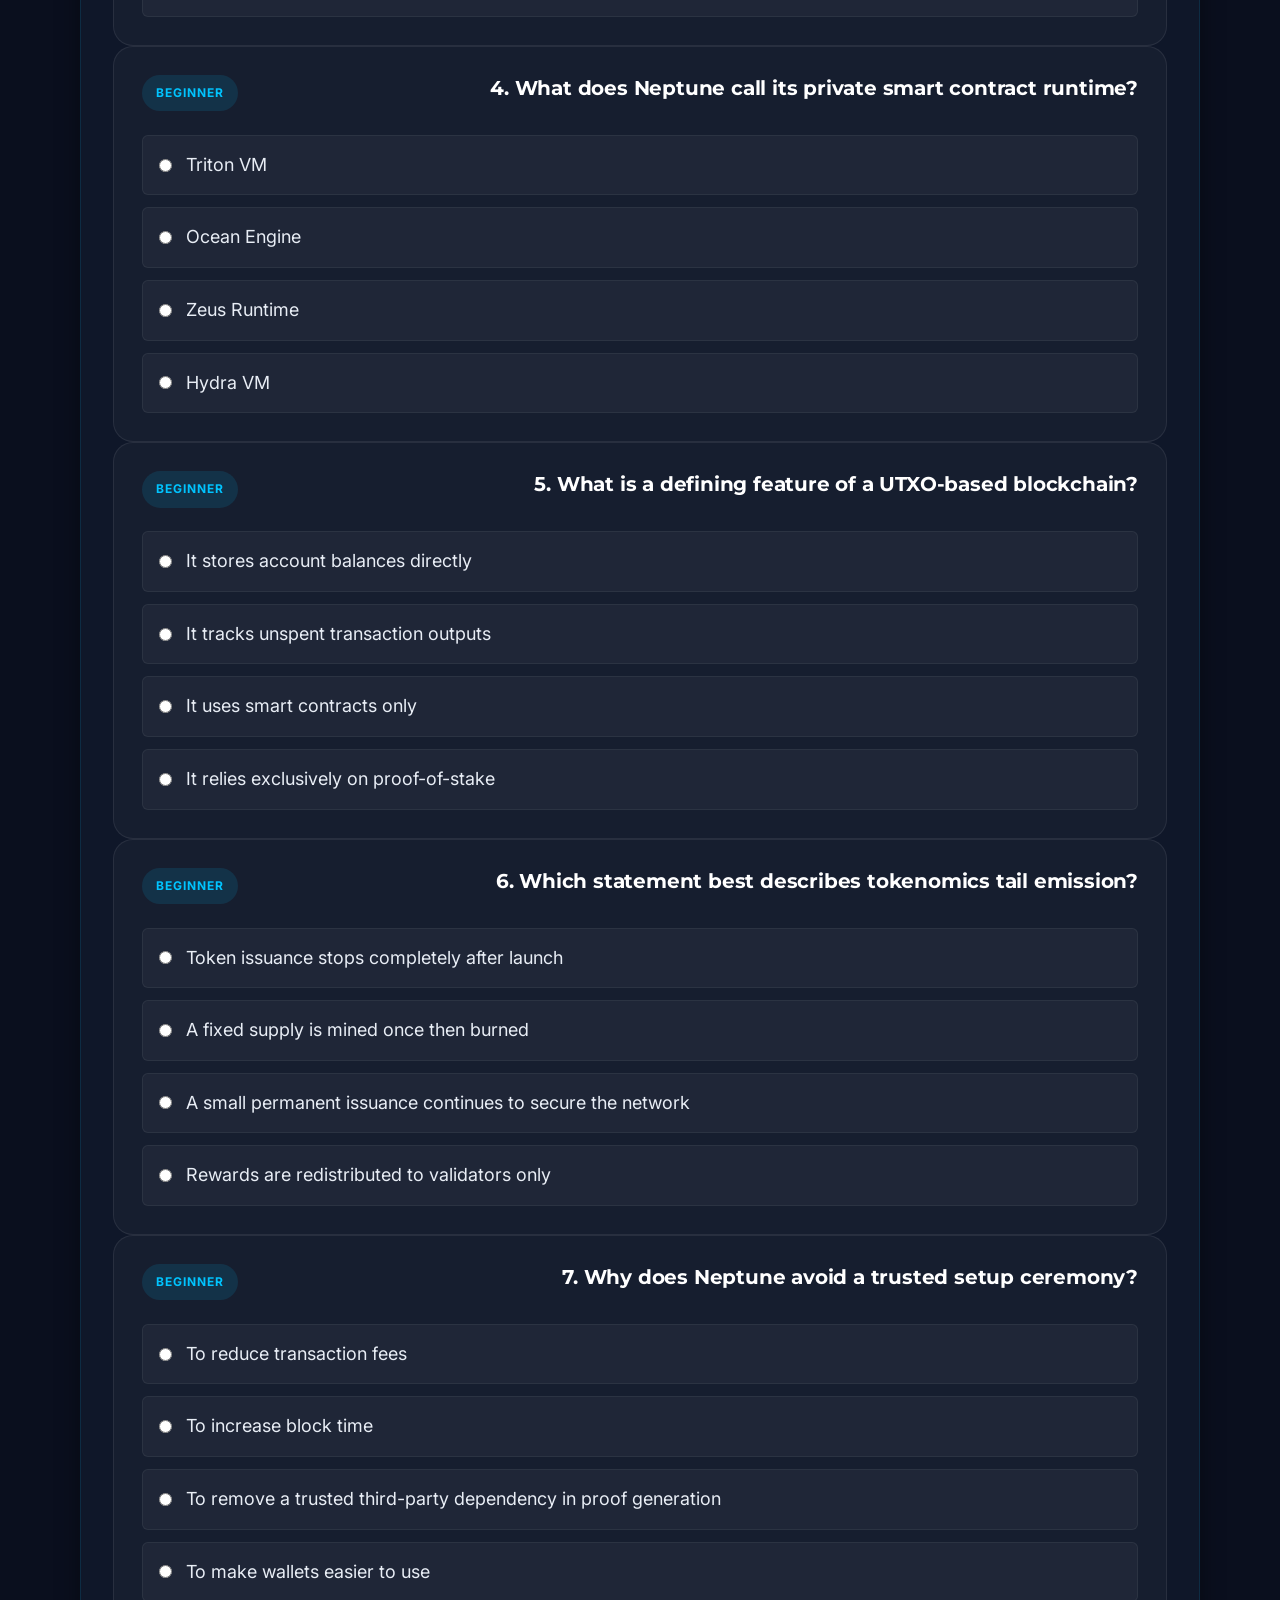
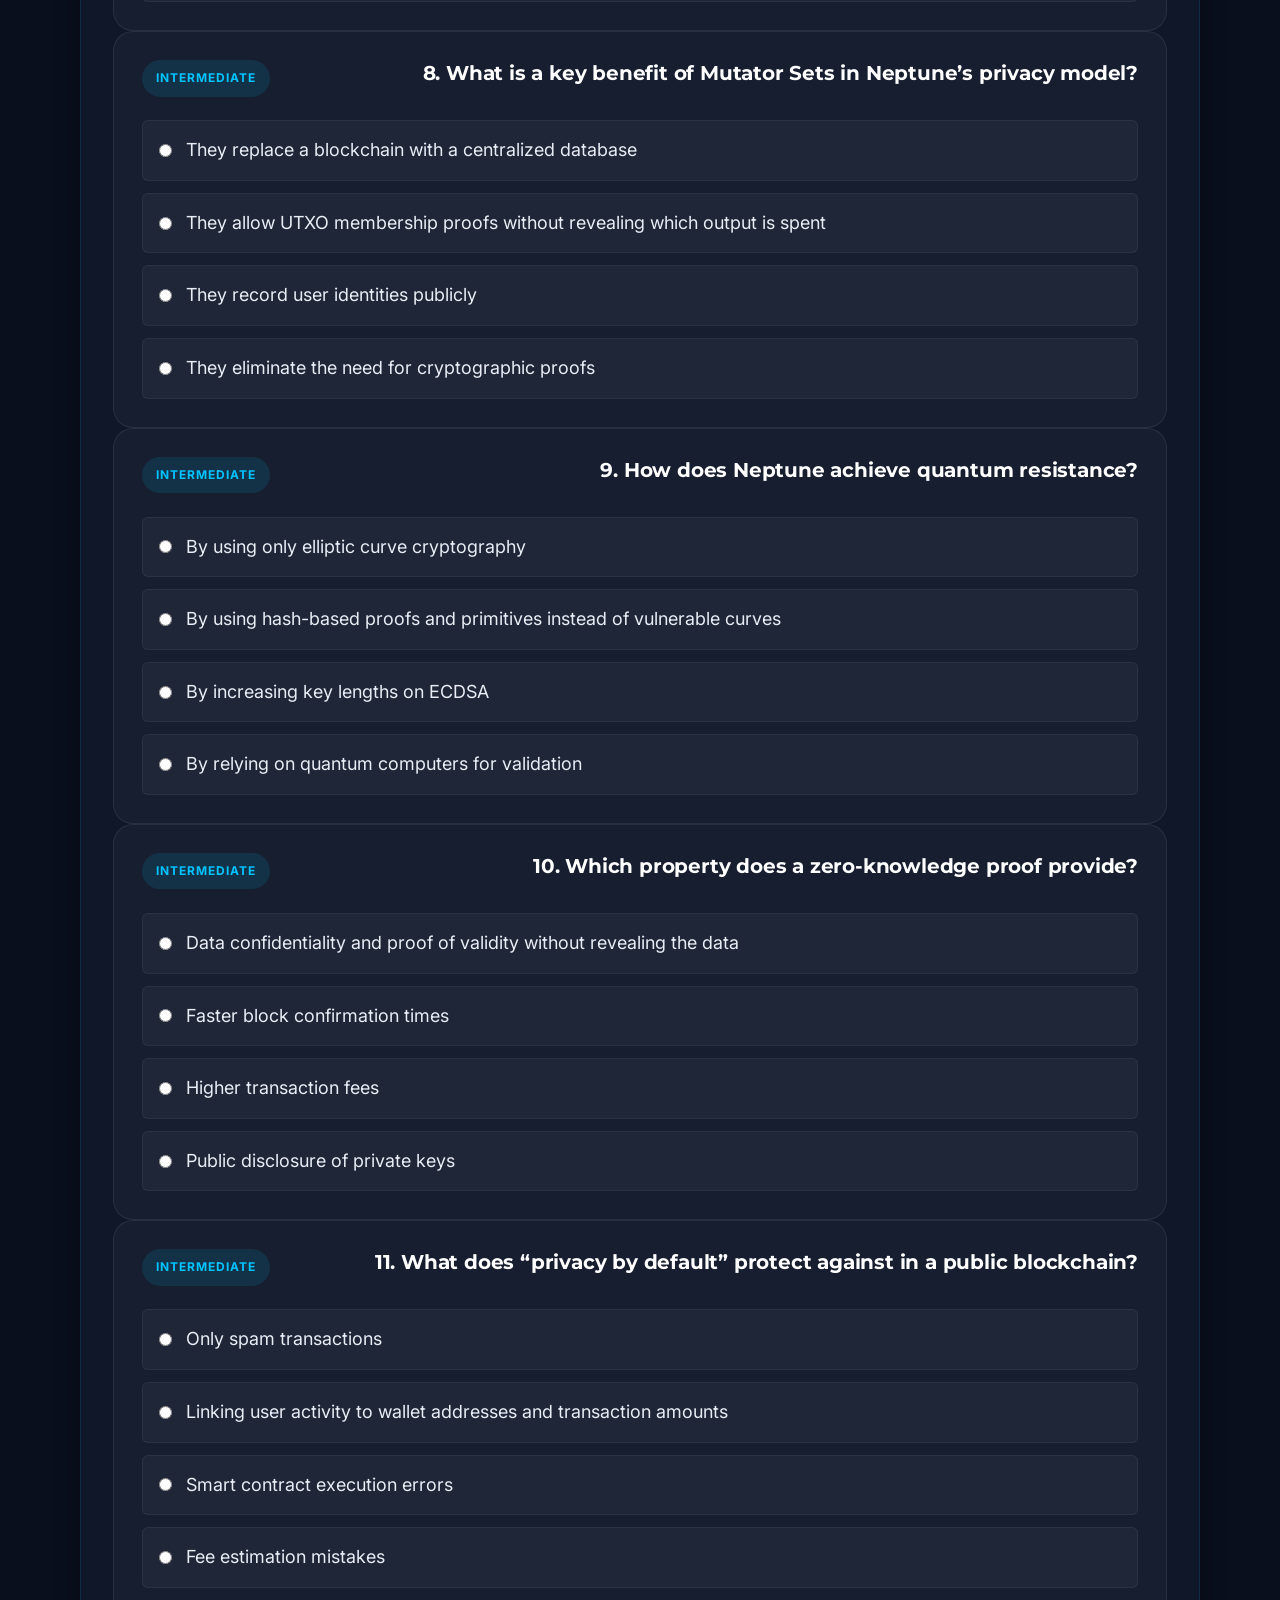
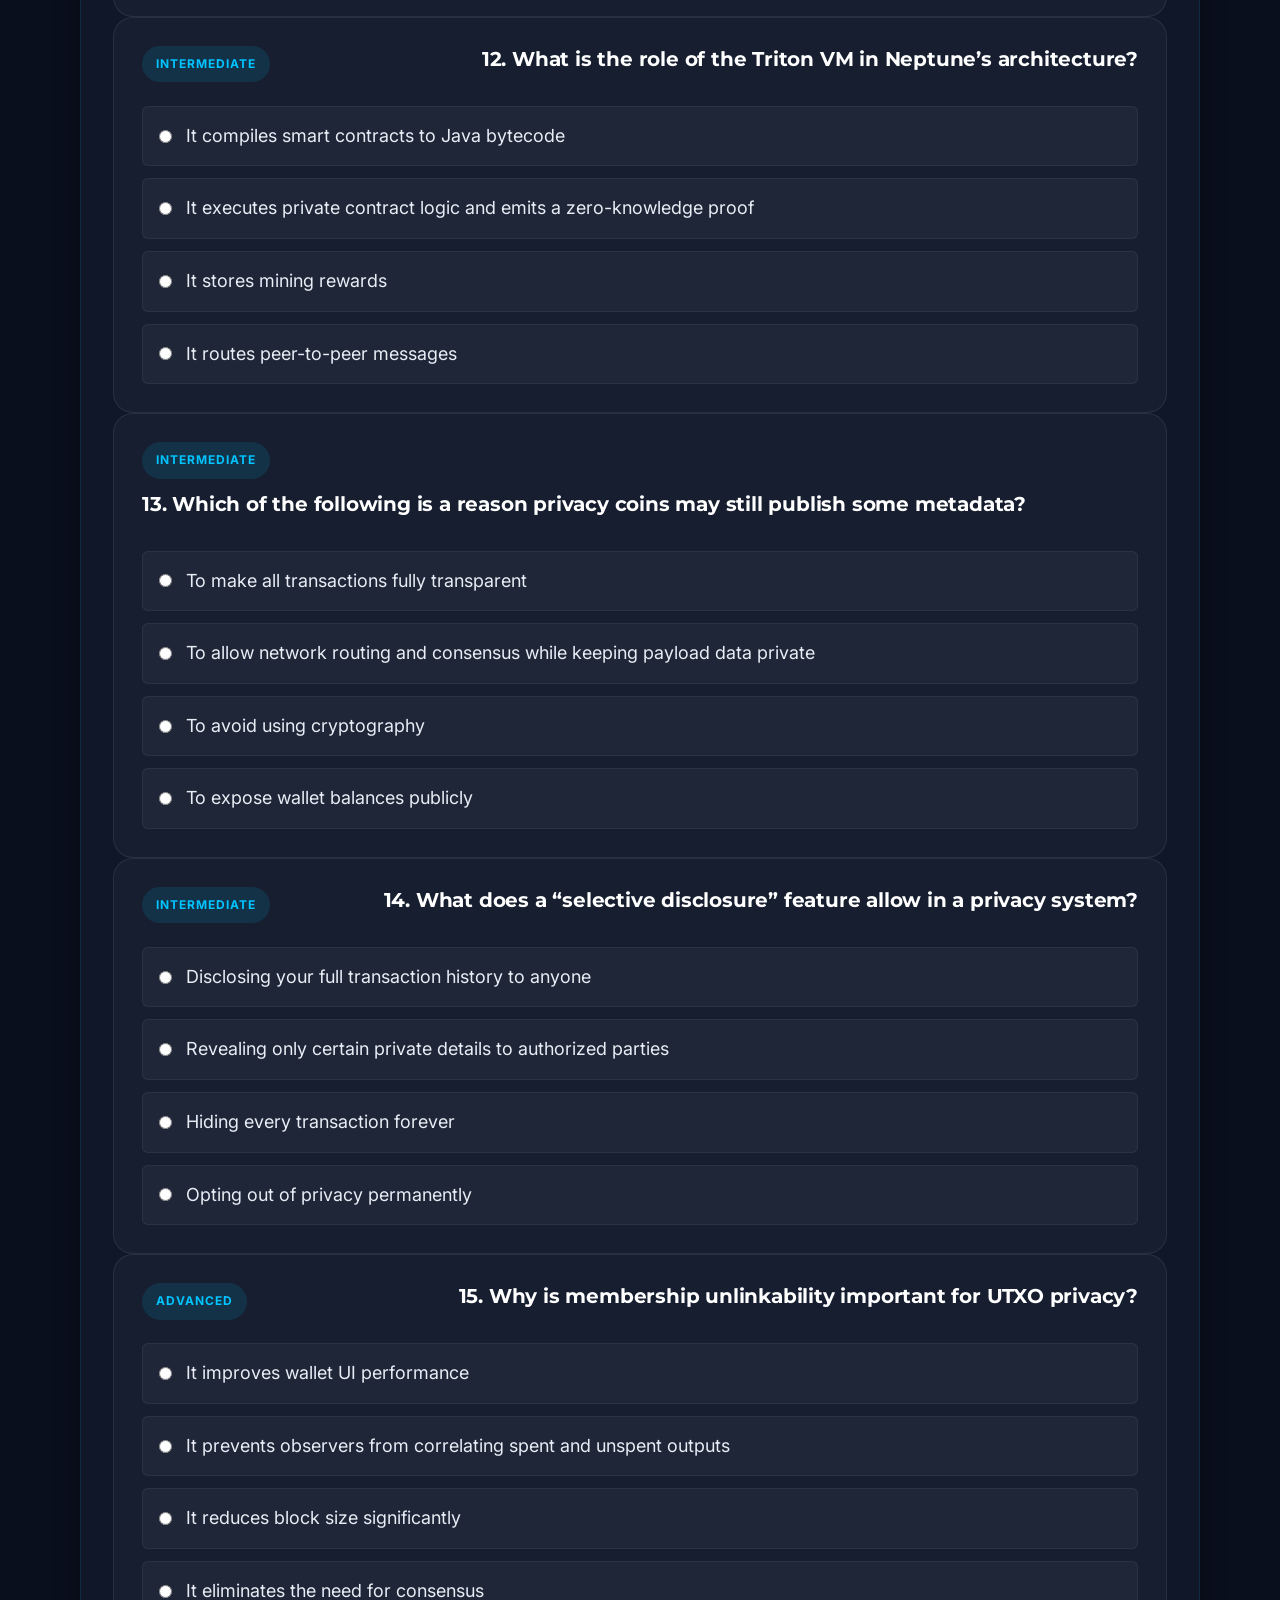
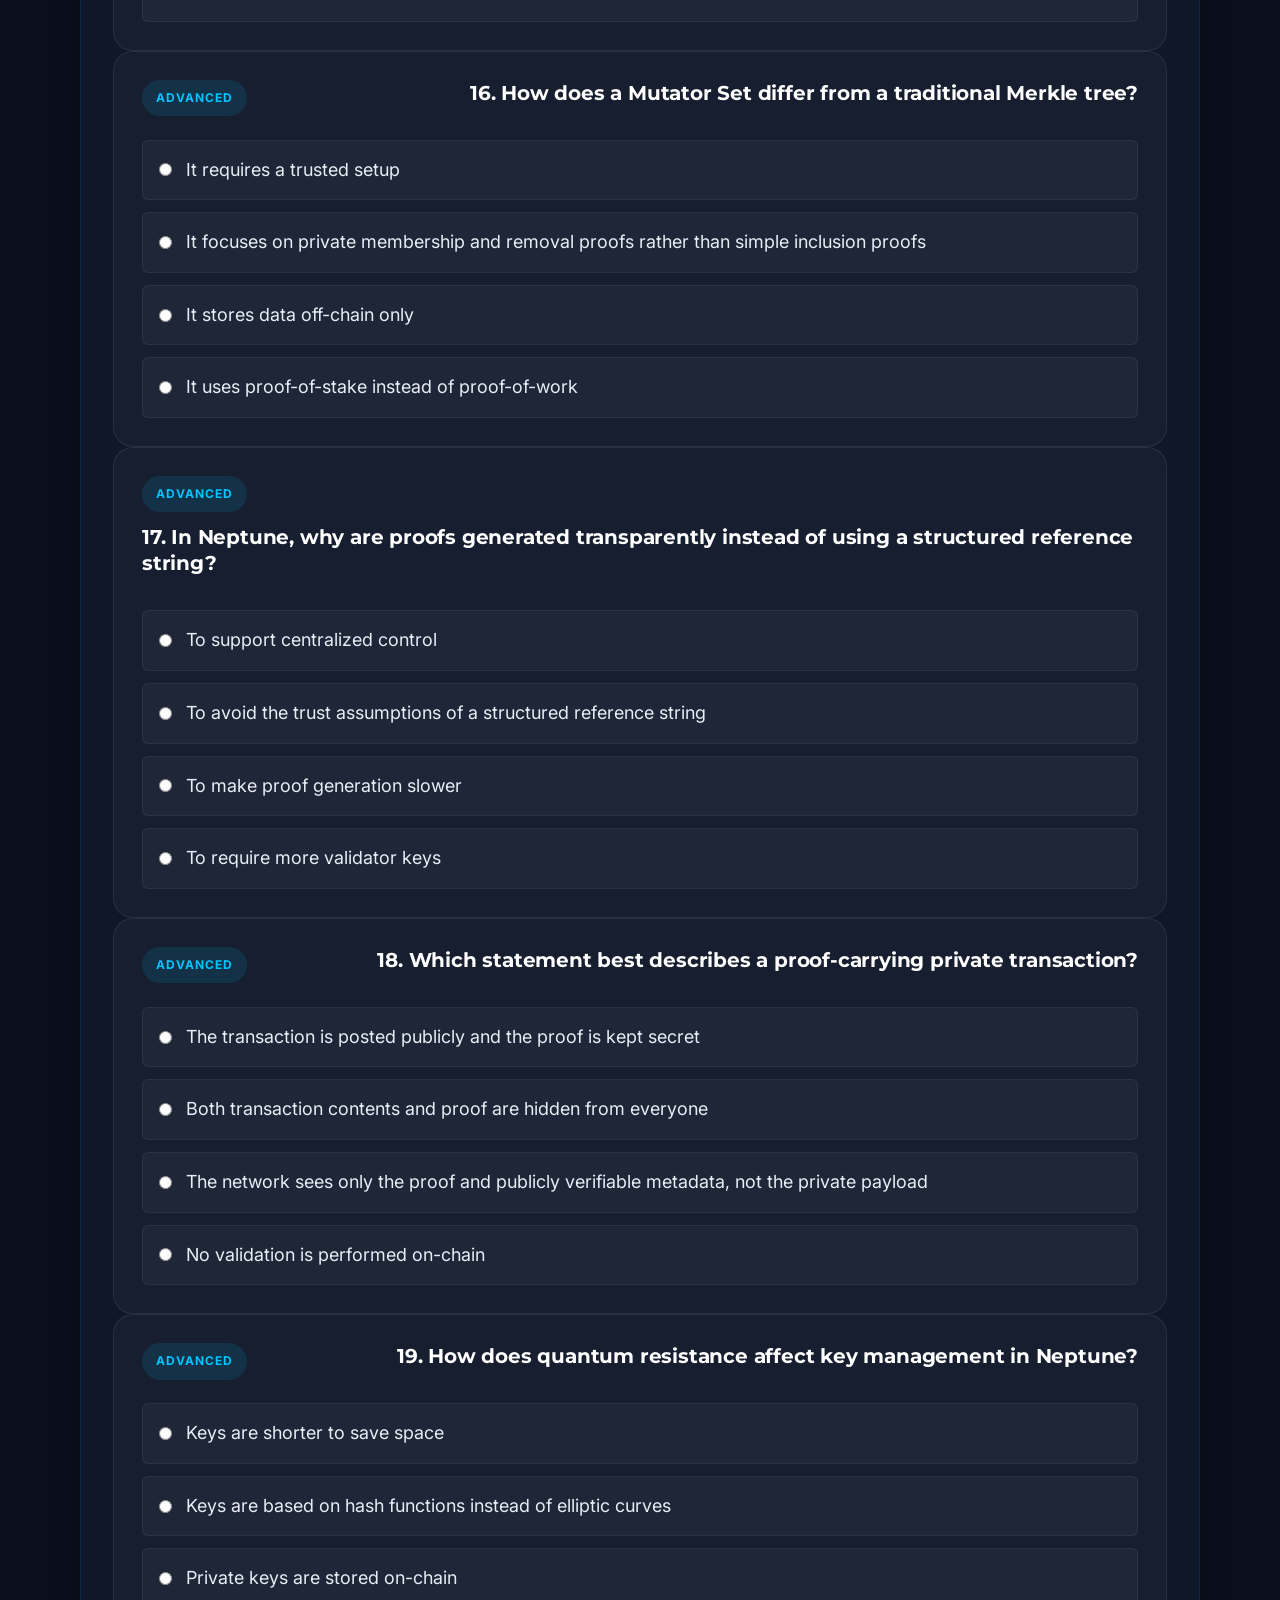
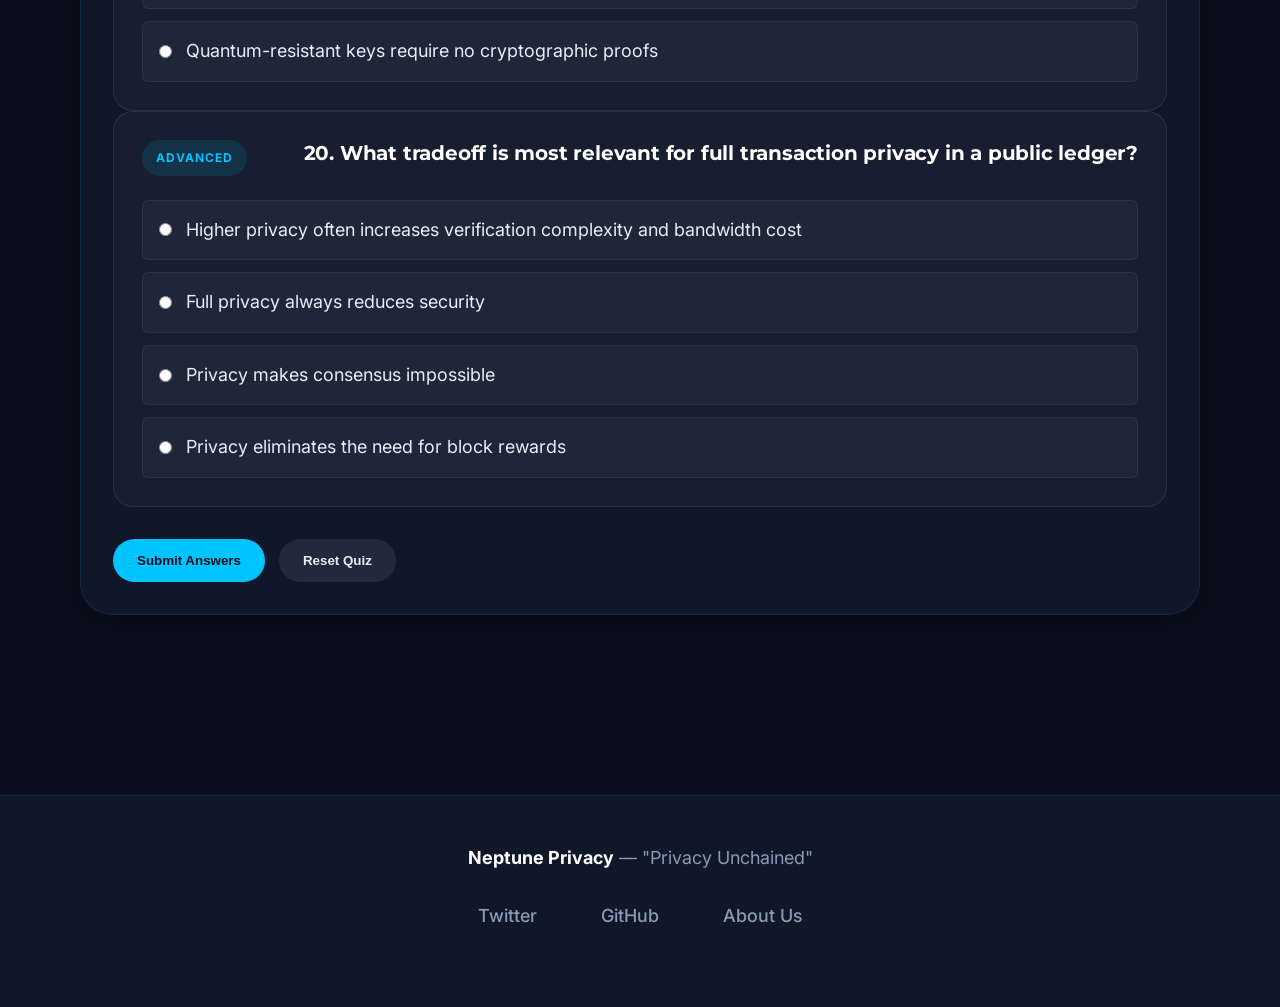
<file: quiz.html>
<!DOCTYPE html>
<html lang="en">

<head>
	<meta charset="UTF-8">
	<meta name="viewport" content="width=device-width, initial-scale=1.0">
	<title>Quiz - Neptune Privacy</title>
	<link rel="stylesheet" href="css/style.css">
</head>

<body>
	<header>
		<div class="header-container">
			<a href="index.html" class="logo">Neptune Privacy</a>
			<nav>
				<button id="navToggle" class="nav-toggle" aria-label="Open navigation">
					<span></span><span></span><span></span>
				</button>
				<ul>
					<li><a href="articles.html">Articles</a></li>
					<li><a href="videos.html">Videos</a></li>
					<li><a href="features.html">Features</a></li>
					<li><a href="learn.html">Learn</a></li>
					<li><a href="quiz.html" class="active">Quiz</a></li>
					<li><a href="about.html">About</a></li>
				</ul>
			</nav>
		</div>
	</header>

	<main>
		<section class="hero-section mt-lg text-center">
			<div class="page-intro">
				<p class="eyebrow">Neptune Academy</p>
				<h1>Privacy & Blockchain Quiz</h1>
				<p class="text-muted mb-md">Take a Harvard-grade knowledge check across Beginner, Intermediate, and
					Advanced concepts in privacy blockchain.</p>
			</div>
		</section>

		<section class="quiz-panel">
			<div class="quiz-settings">
				<div>
					<label for="difficultyFilter">Select difficulty:</label>
					<select id="difficultyFilter">
						<option value="all">All Levels</option>
						<option value="Beginner">Beginner</option>
						<option value="Intermediate">Intermediate</option>
						<option value="Advanced">Advanced</option>
					</select>
				</div>
				<div>
					<span class="quiz-count">Questions: <strong id="questionCount">20</strong></span>
				</div>
			</div>

			<form id="quizForm" class="quiz-form">
				<div id="quizQuestions"></div>

				<div class="quiz-actions">
					<button type="submit" class="button primary">Submit Answers</button>
					<button type="button" id="resetQuiz" class="button secondary">Reset Quiz</button>
				</div>
			</form>

			<div id="quizResults" class="quiz-results" hidden>
				<h2>Quiz Results</h2>
				<p id="quizSummary"></p>
				<div id="quizFeedback" class="quiz-feedback"></div>
			</div>
		</section>
	</main>

	<footer>
		<p><strong>Neptune Privacy</strong> — "Privacy Unchained"</p>
		<div class="footer-links">
			<a href="https://twitter.com/NeptunePrivacy" target="_blank">Twitter</a>
			<a href="https://github.com/neptuneprivacy" target="_blank">GitHub</a>
			<a href="about.html">About Us</a>
		</div>
	</footer>

	<script src="js/main.js"></script>
	<script src="js/quiz.js"></script>
</body>

</html>
</file>
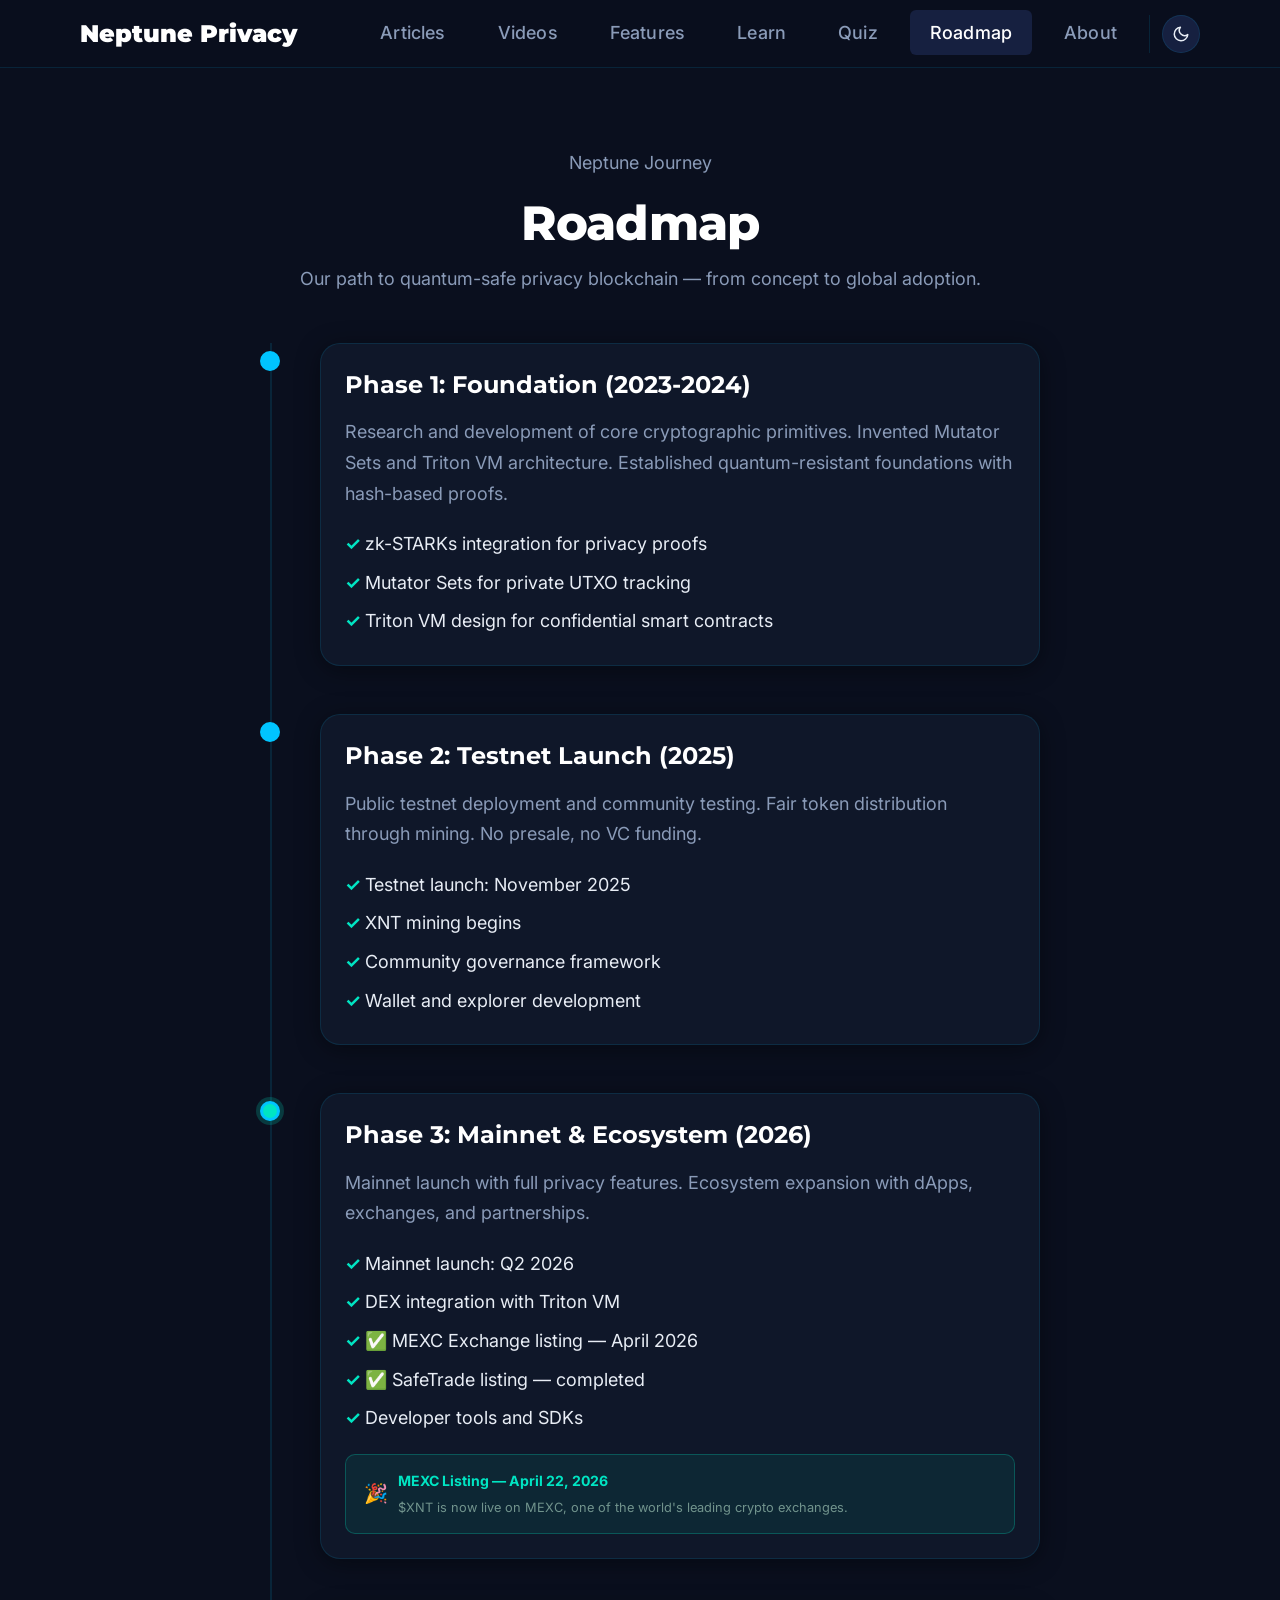
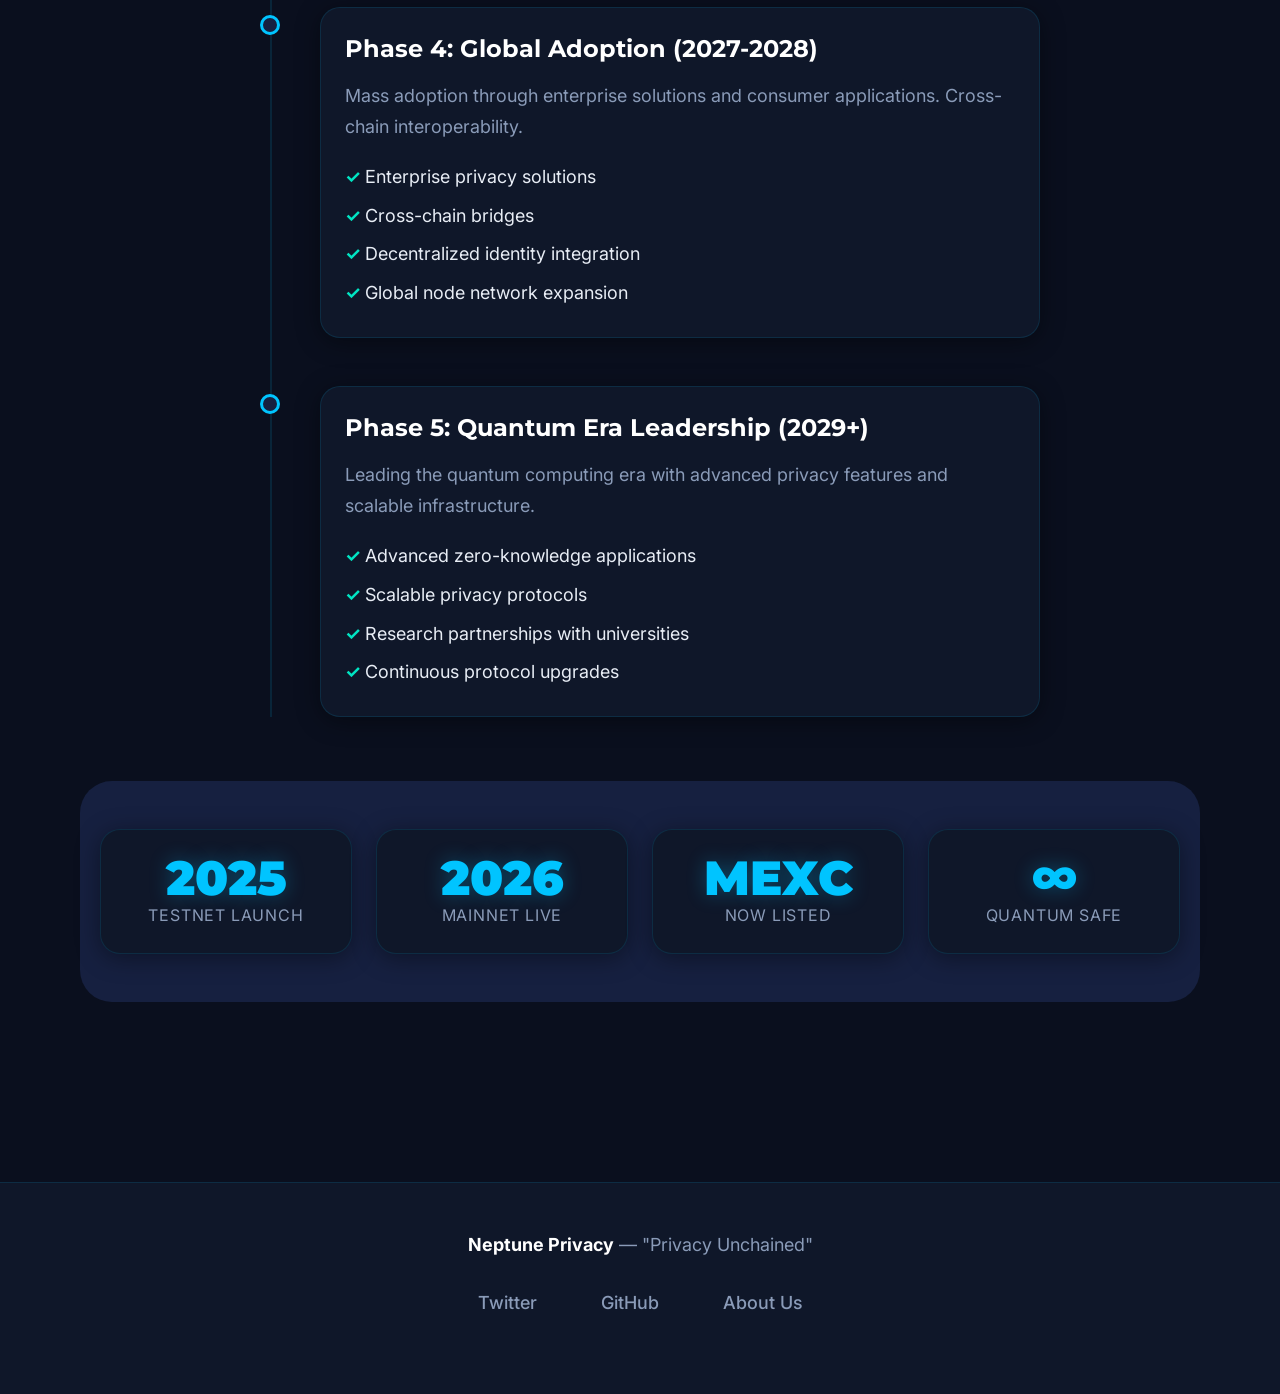
<file: roadmap.html>
<!DOCTYPE html>
<html lang="en">

<head>
	<meta charset="UTF-8">
	<meta name="viewport" content="width=device-width, initial-scale=1.0">
	<title>Roadmap - Neptune Privacy</title>
	<script>
		(function () {
			const saved = localStorage.getItem('neptune_theme') || 'dark';
			document.documentElement.setAttribute('data-theme', saved);
		})();
	</script>
	<link rel="stylesheet" href="css/style.css">
</head>

<body>
	<header>
		<div class="header-container">
			<a href="index.html" class="logo">Neptune Privacy</a>
			<nav>
				<button id="navToggle" class="nav-toggle" aria-label="Open navigation">
					<span></span><span></span><span></span>
				</button>
				<ul>
					<li><a href="articles.html">Articles</a></li>
					<li><a href="videos.html">Videos</a></li>
					<li><a href="features.html">Features</a></li>
					<li><a href="learn.html">Learn</a></li>
					<li><a href="quiz.html">Quiz</a></li>
					<li><a href="roadmap.html" class="active">Roadmap</a></li>
					<li><a href="about.html">About</a></li>
					<li class="nav-controls">
						<!-- Theme Toggle -->
						<button class="theme-toggle" id="themeToggle" aria-label="Toggle theme">
							<svg class="icon-sun" width="18" height="18" viewBox="0 0 24 24" fill="none"
								stroke="currentColor" stroke-width="2" stroke-linecap="round" stroke-linejoin="round">
								<circle cx="12" cy="12" r="5" />
								<line x1="12" y1="1" x2="12" y2="3" />
								<line x1="12" y1="21" x2="12" y2="23" />
								<line x1="4.22" y1="4.22" x2="5.64" y2="5.64" />
								<line x1="18.36" y1="18.36" x2="19.78" y2="19.78" />
								<line x1="1" y1="12" x2="3" y2="12" />
								<line x1="21" y1="12" x2="23" y2="12" />
								<line x1="4.22" y1="19.78" x2="5.64" y2="18.36" />
								<line x1="18.36" y1="5.64" x2="19.78" y2="4.22" />
							</svg>
							<svg class="icon-moon" width="18" height="18" viewBox="0 0 24 24" fill="none"
								stroke="currentColor" stroke-width="2" stroke-linecap="round" stroke-linejoin="round">
								<path d="M21 12.79A9 9 0 1 1 11.21 3 7 7 0 0 0 21 12.79z" />
							</svg>
						</button>
					</li>
				</ul>
			</nav>
		</div>
	</header>

	<main>
		<section class="hero-section mt-lg text-center">
			<div class="page-intro">
				<p class="eyebrow">Neptune Journey</p>
				<h1>Roadmap</h1>
				<p class="text-muted mb-md">Our path to quantum-safe privacy blockchain — from concept to global
					adoption.</p>
			</div>
		</section>

		<section class="roadmap-timeline">
			<div class="timeline-container">

				<div class="timeline-item completed">
					<div class="timeline-marker"></div>
					<div class="timeline-content">
						<h3>Phase 1: Foundation (2023-2024)</h3>
						<p>Research and development of core cryptographic primitives. Invented Mutator Sets and Triton
							VM architecture. Established quantum-resistant foundations with hash-based proofs.</p>
						<ul>
							<li>zk-STARKs integration for privacy proofs</li>
							<li>Mutator Sets for private UTXO tracking</li>
							<li>Triton VM design for confidential smart contracts</li>
						</ul>
					</div>
				</div>

				<div class="timeline-item completed">
					<div class="timeline-marker"></div>
					<div class="timeline-content">
						<h3>Phase 2: Testnet Launch (2025)</h3>
						<p>Public testnet deployment and community testing. Fair token distribution through mining. No
							presale, no VC funding.</p>
						<ul>
							<li>Testnet launch: November 2025</li>
							<li>XNT mining begins</li>
							<li>Community governance framework</li>
							<li>Wallet and explorer development</li>
						</ul>
					</div>
				</div>

				<div class="timeline-item current">
					<div class="timeline-marker"></div>
					<div class="timeline-content">
						<h3>Phase 3: Mainnet & Ecosystem (2026)</h3>
						<p>Mainnet launch with full privacy features. Ecosystem expansion with dApps, exchanges, and
							partnerships.</p>
						<ul>
							<li>Mainnet launch: Q2 2026</li>
							<li>DEX integration with Triton VM</li>
							<li>✅ MEXC Exchange listing — April 2026</li>
							<li>✅ SafeTrade listing — completed</li>
							<li>Developer tools and SDKs</li>
						</ul>
						<!-- MEXC listing highlight -->
						<div
							style="margin-top:16px;padding:14px 18px;background:rgba(0,229,195,0.08);border:1px solid rgba(0,229,195,0.25);border-radius:10px;display:flex;align-items:center;gap:10px;">
							<span style="font-size:1.2rem;">🎉</span>
							<div>
								<p style="color:#00e5c3;font-weight:700;font-size:0.88rem;margin:0;">MEXC Listing —
									April 22, 2026</p>
								<p style="color:rgba(180,220,200,0.6);font-size:0.8rem;margin:4px 0 0;">$XNT is now live
									on MEXC, one of the world's leading crypto exchanges.</p>
							</div>
						</div>
					</div>
				</div>

				<div class="timeline-item upcoming">
					<div class="timeline-marker"></div>
					<div class="timeline-content">
						<h3>Phase 4: Global Adoption (2027-2028)</h3>
						<p>Mass adoption through enterprise solutions and consumer applications. Cross-chain
							interoperability.</p>
						<ul>
							<li>Enterprise privacy solutions</li>
							<li>Cross-chain bridges</li>
							<li>Decentralized identity integration</li>
							<li>Global node network expansion</li>
						</ul>
					</div>
				</div>

				<div class="timeline-item upcoming">
					<div class="timeline-marker"></div>
					<div class="timeline-content">
						<h3>Phase 5: Quantum Era Leadership (2029+)</h3>
						<p>Leading the quantum computing era with advanced privacy features and scalable infrastructure.
						</p>
						<ul>
							<li>Advanced zero-knowledge applications</li>
							<li>Scalable privacy protocols</li>
							<li>Research partnerships with universities</li>
							<li>Continuous protocol upgrades</li>
						</ul>
					</div>
				</div>

			</div>
		</section>

		<section class="roadmap-stats">
			<div class="stats-grid">
				<div class="stat-card">
					<div class="stat-number">2025</div>
					<div class="stat-label">Testnet Launch</div>
				</div>
				<div class="stat-card">
					<div class="stat-number">2026</div>
					<div class="stat-label">Mainnet Live</div>
				</div>
				<div class="stat-card">
					<div class="stat-number">MEXC</div>
					<div class="stat-label">Now Listed</div>
				</div>
				<div class="stat-card">
					<div class="stat-number">∞</div>
					<div class="stat-label">Quantum Safe</div>
				</div>
			</div>
		</section>
	</main>

	<footer>
		<p><strong>Neptune Privacy</strong> — "Privacy Unchained"</p>
		<div class="footer-links">
			<a href="https://twitter.com/NeptunePrivacy" target="_blank">Twitter</a>
			<a href="https://github.com/neptune-privacy" target="_blank">GitHub</a>
			<a href="about.html">About Us</a>
		</div>
	</footer>

	<script src="js/main.js"></script>
	<script src="js/theme.js"></script>
</body>

</html>
</file>
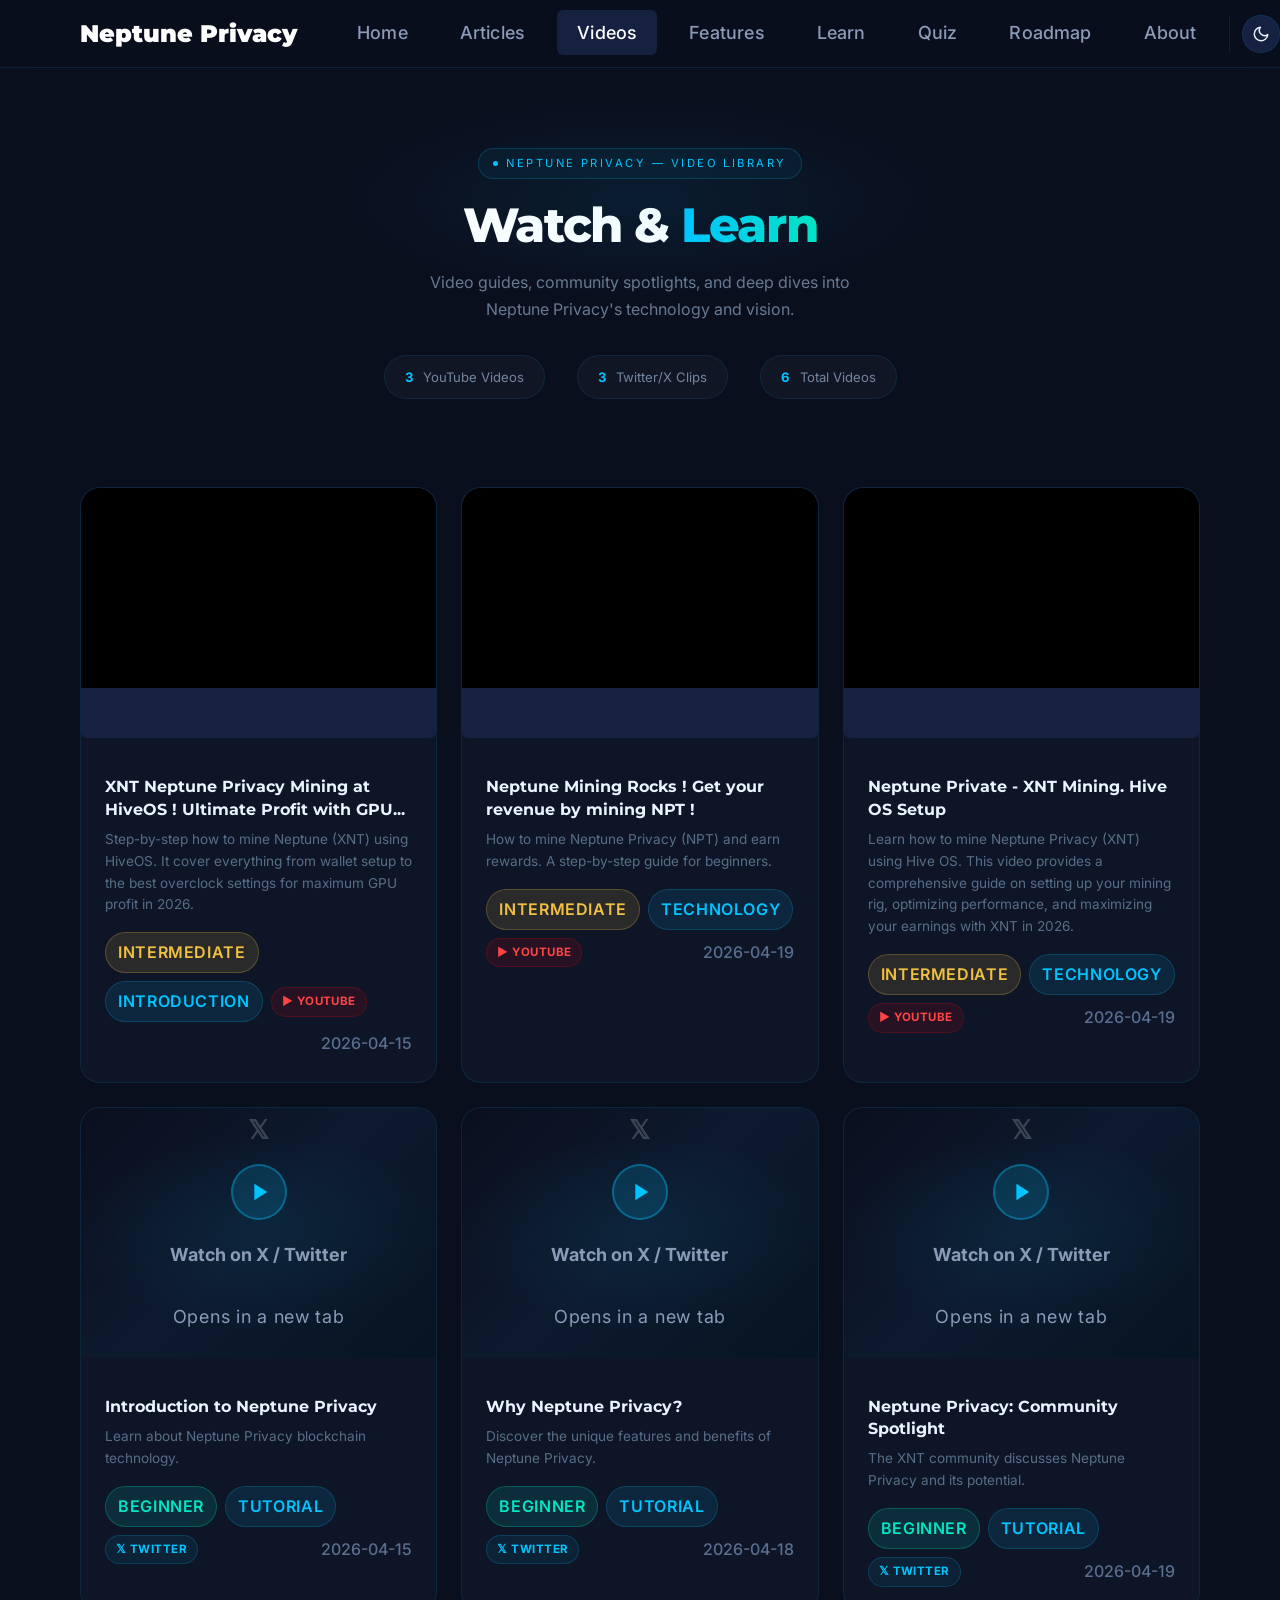
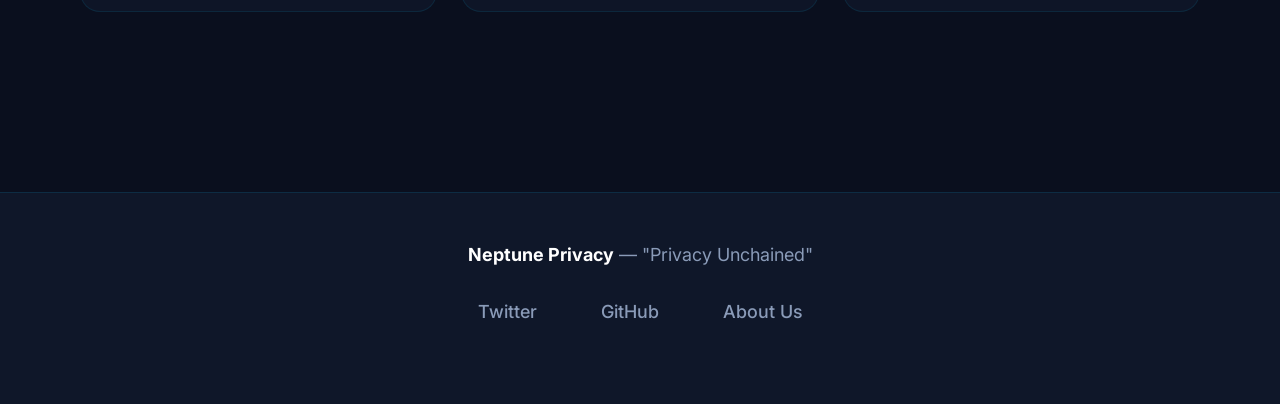
<file: videos.html>
<!DOCTYPE html>
<html lang="en">

<head>
  <meta charset="UTF-8">
  <meta name="viewport" content="width=device-width, initial-scale=1.0">
  <title>Videos - Neptune Privacy</title>
  <script>
    (function () {
      const saved = localStorage.getItem('neptune_theme') || 'dark';
      document.documentElement.setAttribute('data-theme', saved);
    })();
  </script>
  <link rel="stylesheet" href="css/style.css">
  <style>
    /* ── Video page hero ────────────────────────────────── */
    .videos-hero {
      text-align: center;
      padding: 48px 0 40px;
      position: relative;
    }

    .videos-hero::before {
      content: '';
      position: absolute;
      top: 0;
      left: 50%;
      transform: translateX(-50%);
      width: 600px;
      height: 200px;
      background: radial-gradient(ellipse, rgba(0, 196, 255, 0.08) 0%, transparent 70%);
      pointer-events: none;
    }

    .videos-eyebrow {
      display: inline-flex;
      align-items: center;
      gap: 8px;
      font-size: 0.7rem;
      letter-spacing: 0.22em;
      text-transform: uppercase;
      color: #00c4ff;
      margin-bottom: 18px;
      padding: 5px 14px;
      border: 1px solid rgba(0, 196, 255, 0.2);
      border-radius: 99px;
      background: rgba(0, 196, 255, 0.05);
    }

    .videos-eyebrow::before {
      content: '';
      width: 5px;
      height: 5px;
      border-radius: 50%;
      background: #00c4ff;
      animation: blink 2s ease infinite;
    }

    @keyframes blink {

      0%,
      100% {
        opacity: 1;
      }

      50% {
        opacity: 0.2;
      }
    }

    .videos-hero h1 {
      font-size: clamp(2rem, 5vw, 3rem);
      margin-bottom: 14px;
      letter-spacing: -0.03em;
    }

    .videos-hero h1 span {
      background: linear-gradient(90deg, #00c4ff, #00e5c3);
      -webkit-background-clip: text;
      -webkit-text-fill-color: transparent;
      background-clip: text;
    }

    .videos-hero p {
      max-width: 480px;
      margin: 0 auto 32px;
      font-size: 1rem;
      color: rgba(180, 210, 240, 0.55);
      line-height: 1.7;
    }

    /* Stats row */
    .videos-stats {
      display: flex;
      align-items: center;
      justify-content: center;
      gap: 32px;
      flex-wrap: wrap;
      margin-bottom: 48px;
    }

    .vstat {
      display: flex;
      align-items: center;
      gap: 10px;
      padding: 10px 20px;
      background: rgba(255, 255, 255, 0.03);
      border: 1px solid rgba(0, 196, 255, 0.1);
      border-radius: 99px;
      font-size: 0.82rem;
      color: rgba(180, 210, 240, 0.6);
    }

    .vstat strong {
      color: #00c4ff;
      font-weight: 700;
    }

    /* ── Filters ────────────────────────────────────────── */
    .videos-filters {
      display: flex;
      align-items: center;
      gap: 12px;
      flex-wrap: wrap;
      margin-bottom: 36px;
      padding: 16px 20px;
      background: rgba(15, 23, 41, 0.8);
      border: 1px solid rgba(0, 196, 255, 0.1);
      border-radius: 14px;
      backdrop-filter: blur(12px);
    }

    .videos-filters label {
      font-size: 0.78rem;
      color: rgba(180, 200, 230, 0.45);
      text-transform: uppercase;
      letter-spacing: 0.1em;
      white-space: nowrap;
    }

    .videos-filters select {
      background: rgba(255, 255, 255, 0.04);
      border: 1px solid rgba(0, 196, 255, 0.12);
      border-radius: 8px;
      color: #e8f4ff;
      padding: 8px 14px;
      font-size: 0.88rem;
      outline: none;
      cursor: pointer;
      transition: border-color 0.2s;
    }

    .videos-filters select:focus {
      border-color: rgba(0, 196, 255, 0.4);
    }

    .filter-sep {
      width: 1px;
      height: 24px;
      background: rgba(0, 196, 255, 0.1);
    }

    /* ── Video Grid ─────────────────────────────────────── */
    .videos-grid {
      display: grid;
      grid-template-columns: repeat(auto-fill, minmax(340px, 1fr));
      gap: 24px;
    }

    /* ── Video Card ─────────────────────────────────────── */
    .video-card {
      background: rgba(15, 23, 41, 0.9);
      border: 1px solid rgba(0, 196, 255, 0.1);
      border-radius: 20px;
      overflow: hidden;
      transition: all 0.3s cubic-bezier(0.4, 0, 0.2, 1);
      cursor: default;
      padding: 0 !important;
    }

    .video-card:hover {
      border-color: rgba(0, 196, 255, 0.28);
      transform: translateY(-6px);
      box-shadow:
        0 24px 56px rgba(0, 0, 0, 0.5),
        0 0 0 1px rgba(0, 196, 255, 0.15),
        0 0 30px rgba(0, 196, 255, 0.06);
    }

    /* YouTube embed wrapper — 16:9 */
    .video-frame-wrap {
      position: relative;
      width: 100%;
      padding-top: 56.25%;
      background: #000;
      overflow: hidden;
    }

    .video-frame-wrap iframe {
      position: absolute;
      inset: 0;
      width: 100%;
      height: 100%;
      border: none;
    }

    /* Twitter/X card */
    .twitter-video-card {
      position: relative;
      width: 100%;
      padding-top: 56.25%;
      cursor: pointer;
      overflow: hidden;
    }

    .twitter-video-bg {
      position: absolute;
      inset: 0;
      background: linear-gradient(135deg, #0a0f1e 0%, #0d1a2e 50%, #071422 100%);
    }

    .twitter-video-bg::after {
      content: '';
      position: absolute;
      inset: 0;
      background:
        radial-gradient(ellipse 80% 60% at 50% 50%, rgba(0, 196, 255, 0.07) 0%, transparent 65%);
    }

    .twitter-video-content {
      position: absolute;
      inset: 0;
      display: flex;
      flex-direction: column;
      align-items: center;
      justify-content: center;
      gap: 8px;
      transition: transform 0.25s ease;
    }

    .twitter-video-card:hover .twitter-video-content {
      transform: scale(1.04);
    }

    .twitter-x-icon {
      font-size: 1.6rem;
      color: rgba(255, 255, 255, 0.2);
      font-weight: 900;
      margin-bottom: 4px;
    }

    .twitter-play-btn {
      width: 56px;
      height: 56px;
      border-radius: 50%;
      background: rgba(0, 196, 255, 0.15);
      border: 2px solid rgba(0, 196, 255, 0.35);
      display: flex;
      align-items: center;
      justify-content: center;
      color: #00c4ff;
      transition: all 0.25s ease;
      margin-bottom: 12px;
    }

    .twitter-video-card:hover .twitter-play-btn {
      background: rgba(0, 196, 255, 0.25);
      border-color: #00c4ff;
      box-shadow: 0 0 20px rgba(0, 196, 255, 0.3);
    }

    .twitter-video-label {
      font-size: 0.9rem;
      font-weight: 700;
      color: rgba(255, 255, 255, 0.75);
      margin: 0;
    }

    .twitter-video-hint {
      font-size: 0.72rem;
      color: rgba(255, 255, 255, 0.3);
      margin: 0;
      letter-spacing: 0.04em;
    }

    /* Card body */
    .video-card-body {
      padding: 22px 24px 24px;
    }

    .video-card-body h3 {
      font-size: 1rem;
      font-weight: 700;
      color: #e8f4ff;
      margin-bottom: 8px;
      line-height: 1.4;
    }

    .video-card-body p {
      font-size: 0.85rem;
      color: rgba(160, 200, 230, 0.5);
      line-height: 1.6;
      margin-bottom: 16px;
    }

    /* Platform badges */
    .badge-youtube {
      background: rgba(255, 0, 0, 0.1);
      color: #ff4444;
      border: 1px solid rgba(255, 0, 0, 0.2);
      border-radius: 99px;
      padding: 4px 10px;
      font-size: 0.72rem;
      font-weight: 700;
    }

    .badge-twitter {
      background: rgba(0, 196, 255, 0.08);
      color: #00c4ff;
      border: 1px solid rgba(0, 196, 255, 0.18);
      border-radius: 99px;
      padding: 4px 10px;
      font-size: 0.72rem;
      font-weight: 700;
    }

    /* ── Section divider ────────────────────────────────── */
    .section-label {
      display: flex;
      align-items: center;
      gap: 14px;
      margin: 40px 0 20px;
    }

    .section-label span {
      font-size: 0.72rem;
      font-weight: 700;
      letter-spacing: 0.12em;
      text-transform: uppercase;
      color: rgba(180, 200, 230, 0.4);
      white-space: nowrap;
    }

    .section-label::after {
      content: '';
      flex: 1;
      height: 1px;
      background: rgba(0, 196, 255, 0.08);
    }

    /* ── Responsive ─────────────────────────────────────── */
    @media (max-width: 768px) {
      .videos-grid {
        grid-template-columns: 1fr;
      }

      .videos-filters {
        flex-direction: column;
        align-items: flex-start;
        gap: 10px;
      }

      .filter-sep {
        display: none;
      }

      .videos-filters select {
        width: 100%;
      }

      .videos-stats {
        gap: 12px;
      }

      .vstat {
        font-size: 0.78rem;
        padding: 8px 14px;
      }
    }

    @media (max-width: 900px) {
      .nav-toggle {
        display: block;
        z-index: 1001;
      }

      nav ul {
        position: absolute;
        top: var(--header-h);
        left: 20px;
        right: 20px;
        display: flex;
        flex-direction: column;
        align-items: stretch;
        gap: 6px;
        padding: 18px;
        background: var(--surface);
        border: 1px solid var(--border);
        border-radius: var(--radius-lg);
        box-shadow: var(--shadow-heavy);
        opacity: 0;
        visibility: hidden;
        transform: translateY(-10px);
        transition: all 0.25s ease;
      }

      nav ul.open {
        opacity: 1;
        visibility: visible;
        transform: translateY(0);
      }

      nav ul li a,
      .theme-toggle {
        width: 100%;
        justify-content: center;
      }
    }
  </style>
</head>

<body>
  <header>
    <div class="header-container">
      <a href="index.html" class="logo">Neptune Privacy</a>
      <nav>
        <button id="navToggle" class="nav-toggle" aria-label="Open navigation">
          <span></span><span></span><span></span>
        </button>
        <ul>
          <li><a href="index.html">Home</a></li>
          <li><a href="articles.html">Articles</a></li>
          <li><a href="videos.html" class="active">Videos</a></li>
          <li><a href="features.html">Features</a></li>
          <li><a href="learn.html">Learn</a></li>
          <li><a href="quiz.html">Quiz</a></li>
          <li><a href="roadmap.html">Roadmap</a></li>
          <li><a href="about.html">About</a></li>
          <li class="nav-controls">
            <!-- Theme Toggle -->
            <button class="theme-toggle" id="themeToggle" aria-label="Toggle theme">
              <svg class="icon-sun" width="18" height="18" viewBox="0 0 24 24" fill="none" stroke="currentColor"
                stroke-width="2" stroke-linecap="round" stroke-linejoin="round">
                <circle cx="12" cy="12" r="5" />
                <line x1="12" y1="1" x2="12" y2="3" />
                <line x1="12" y1="21" x2="12" y2="23" />
                <line x1="4.22" y1="4.22" x2="5.64" y2="5.64" />
                <line x1="18.36" y1="18.36" x2="19.78" y2="19.78" />
                <line x1="1" y1="12" x2="3" y2="12" />
                <line x1="21" y1="12" x2="23" y2="12" />
                <line x1="4.22" y1="19.78" x2="5.64" y2="18.36" />
                <line x1="18.36" y1="5.64" x2="19.78" y2="4.22" />
              </svg>
              <svg class="icon-moon" width="18" height="18" viewBox="0 0 24 24" fill="none" stroke="currentColor"
                stroke-width="2" stroke-linecap="round" stroke-linejoin="round">
                <path d="M21 12.79A9 9 0 1 1 11.21 3 7 7 0 0 0 21 12.79z" />
              </svg>
            </button>
          </li>
        </ul>
      </nav>
    </div>
  </header>

  <main>
    <!-- Hero -->
    <div class="videos-hero">
      <div style="display:flex;justify-content:center;">
        <span class="videos-eyebrow">Neptune Privacy — Video Library</span>
      </div>
      <h1>Watch &amp; <span>Learn</span></h1>
      <p>Video guides, community spotlights, and deep dives into Neptune Privacy's technology and vision.</p>

      <div class="videos-stats">
        <div class="vstat"><strong id="youtubeCount">0</strong> YouTube Videos</div>
        <div class="vstat"><strong id="twitterCount">0</strong> Twitter/X Clips</div>
        <div class="vstat"><strong id="totalCount">0</strong> Total Videos</div>
      </div>
    </div>


    <!-- Videos Grid -->
    <div class="videos-grid" id="videosGrid"></div>
  </main>

  <footer>
    <p><strong>Neptune Privacy</strong> — "Privacy Unchained"</p>
    <div class="footer-links">
      <a href="https://twitter.com/NeptunePrivacy" target="_blank">Twitter</a>
      <a href="https://github.com/neptune-privacy" target="_blank">GitHub</a>
      <a href="about.html">About Us</a>
    </div>
  </footer>

  <script src="js/videos.js"></script>
  <script src="js/theme.js"></script>
  <script src="js/main.js"></script>
  <script>
    document.addEventListener('DOMContentLoaded', function () {
      updateVideosDisplay();

      // Update stats dynamically from videos array
      document.getElementById('youtubeCount').textContent = videos.filter(v => v.type === 'youtube').length;
      document.getElementById('twitterCount').textContent = videos.filter(v => v.type === 'twitter').length;
      document.getElementById('totalCount').textContent = videos.length;
    });
  </script>
</body>

</html>
</file>
<file: css/style.css>
/* ============================================================
   NEPTUNE PRIVACY — STYLESHEET
   Design: Dark ocean / deep-sea tech aesthetic
   Fonts: Syne (display) + DM Sans (body)
   ============================================================ */

@import url('https://fonts.googleapis.com/css2?family=Montserrat:wght@600;700;800;900&family=Inter:wght@300;400;500;600;700&display=swap');

/* ── CSS Variables ────────────────────────────────────────── */
:root {
  /* Light theme values - will override in [data-theme="light"] */
  --primary: #0a0f1e;
  --surface: #0f1729;
  --surface-2: #162040;
  --surface-3: #1c2a52;
  --border: rgba(0, 196, 255, 0.12);
  --border-hover: rgba(0, 196, 255, 0.35);

  --cyan: #00c4ff;
  --cyan-dim: rgba(0, 196, 255, 0.15);
  --cyan-glow: rgba(0, 196, 255, 0.4);
  --teal: #00e5c3;
  --gold: #f0c040;
  --red: #ff5c5c;

  --text: #e8edf5;
  --text-muted: #8a9bb8;
  --text-subtle: #5a6e8f;
  --white: #ffffff;

  /* KEY FIX: heading/logo color separate from --white */
  --heading-color: #ffffff;
  --btn-text: #0a0f1e;

  --header-bg: rgba(10, 15, 30, 0.92);
  --card-hover-shadow: 0 20px 80px rgba(0, 0, 0, 0.4), 0 0 40px rgba(0, 196, 255, 0.15);

  --radius-sm: 6px;
  --radius: 12px;
  --radius-lg: 20px;
  --radius-xl: 32px;

  --shadow-card: 0 4px 24px rgba(0, 0, 0, 0.4);
  --shadow-glow: 0 0 40px rgba(0, 196, 255, 0.2);
  --shadow-heavy: 0 8px 48px rgba(0, 0, 0, 0.6);

  --transition: 0.25s cubic-bezier(0.4, 0, 0.2, 1);

  --font-display: 'Montserrat', sans-serif;
  --font-body: 'Inter', sans-serif;

  --header-h: 68px;
  --max-w: 1160px;

  --text-xs: clamp(0.75rem, 2vw, 0.875rem);
  --text-sm: clamp(0.875rem, 2.5vw, 1rem);
  --text-base: clamp(1rem, 3vw, 1.125rem);
  --text-lg: clamp(1.125rem, 3.5vw, 1.25rem);
  --text-xl: clamp(1.25rem, 4vw, 1.5rem);
  --text-2xl: clamp(1.5rem, 5vw, 2rem);
  --text-3xl: clamp(2rem, 6vw, 2.5rem);
  --text-4xl: clamp(2.5rem, 7vw, 3rem);
  --text-5xl: clamp(3rem, 8vw, 4rem);
  --text-6xl: clamp(3.5rem, 9vw, 5rem);
}

/* ═══════ LIGHT THEME ═══════ */
[data-theme="light"] {
  --primary: #f5f8fc;
  --surface: #ffffff;
  --surface-2: #eef2f8;
  --surface-3: #dde4ef;
  --border: rgba(0, 140, 200, 0.15);
  --border-hover: rgba(0, 140, 200, 0.4);

  --cyan: #0088cc;
  --cyan-dim: rgba(0, 140, 200, 0.1);
  --cyan-glow: rgba(0, 140, 200, 0.25);
  --teal: #00a88f;
  --gold: #c89020;
  --red: #d84545;

  --text: #1a2540;
  --text-muted: #526280;
  --text-subtle: #8a97b0;
  --white: #ffffff;

  /* KEY FIX: in light mode headings go dark, buttons stay readable */
  --heading-color: #0d1b35;
  --btn-text: #ffffff;

  --header-bg: rgba(255, 255, 255, 0.92);
  --card-hover-shadow: 0 20px 60px rgba(0, 60, 120, 0.12), 0 0 40px rgba(0, 140, 200, 0.1);

  --shadow-card: 0 4px 24px rgba(0, 60, 120, 0.08);
  --shadow-glow: 0 0 40px rgba(0, 140, 200, 0.1);
  --shadow-heavy: 0 8px 48px rgba(0, 60, 120, 0.15);
}

/* Smooth theme transition */
body,
header,
.card,
.surface,
section {
  transition: background-color 0.3s ease, color 0.3s ease, border-color 0.3s ease;
}

/* ── Reset ────────────────────────────────────────────────── */
*,
*::before,
*::after {
  box-sizing: border-box;
  margin: 0;
  padding: 0;
}

html {
  scroll-behavior: smooth;
}

body {
  font-family: var(--font-body);
  background: var(--primary);
  color: var(--text);
  line-height: 1.7;
  min-height: 100vh;
  -webkit-font-smoothing: antialiased;
  font-size: var(--text-base);
}

img {
  max-width: 100%;
  display: block;
}

a {
  color: var(--cyan);
  text-decoration: none;
}

a:hover {
  text-decoration: underline;
}

ul {
  list-style: none;
}

/* ── Layout ───────────────────────────────────────────────── */
main {
  max-width: var(--max-w);
  margin: 0 auto;
  padding: calc(var(--header-h) + 32px) 20px 100px;
}

/* ── Header ───────────────────────────────────────────────── */
header {
  position: fixed;
  top: 0;
  left: 0;
  right: 0;
  height: var(--header-h);
  background: var(--header-bg);
  backdrop-filter: blur(16px);
  border-bottom: 1px solid var(--border);
  z-index: 1000;
}

.header-container {
  max-width: var(--max-w);
  margin: 0 auto;
  padding: 0 20px;
  height: 100%;
  display: flex;
  align-items: center;
  justify-content: space-between;
  gap: 40px;
  position: relative;
}

.logo {
  font-family: var(--font-display);
  font-weight: 900;
  font-size: var(--text-xl);
  /* FIX: was hardcoded --white, now uses --heading-color */
  color: var(--heading-color) !important;
  display: flex;
  align-items: center;
  gap: 8px;
  text-decoration: none !important;
  letter-spacing: 0em;
  position: relative;
  z-index: 10;
  transition: opacity var(--transition);
  line-height: 1;
  height: 100%;
  white-space: nowrap;
  margin-left: -20px;
  padding-left: 20px;
}

.logo:hover {
  opacity: 0.9;
}

.logo-image {
  height: 32px;
  width: auto;
  display: flex;
  align-items: center;
  justify-content: center;
  flex-shrink: 0;
}

.logo:hover .logo-image {
  transform: scale(1.05);
}

nav ul {
  display: flex;
  align-items: center;
  gap: 12px;
}

nav ul li a {
  font-family: var(--font-body);
  font-weight: 500;
  font-size: var(--text-base);
  color: var(--text-muted);
  padding: 12px 20px;
  border-radius: var(--radius-sm);
  transition: color var(--transition), background var(--transition);
  text-decoration: none;
  letter-spacing: 0.01em;
}

nav ul li a:hover,
nav ul li a.active {
  /* FIX: was --white (invisible on light), now --heading-color */
  color: var(--heading-color);
  background: var(--surface-2);
}

nav ul li a.admin-link {
  background: linear-gradient(135deg, #ff5c5c, #ff3333) !important;
  color: #ffffff !important;
  font-weight: 700 !important;
  position: relative;
  box-shadow: 0 0 15px rgba(255, 92, 92, 0.3);
  transition: all 0.3s ease;
}

nav ul li a.admin-link:hover {
  background: linear-gradient(135deg, #ff3333, #ff0000) !important;
  box-shadow: 0 0 30px rgba(255, 92, 92, 0.6), inset 0 0 10px rgba(255, 255, 255, 0.2) !important;
  transform: scale(1.05);
}

nav ul li a.admin-link::before {
  content: attr(title);
  position: absolute;
  bottom: -40px;
  left: 50%;
  transform: translateX(-50%);
  background: rgba(255, 92, 92, 0.95);
  color: #ffffff;
  padding: 8px 14px;
  border-radius: 6px;
  font-size: 0.75rem;
  font-weight: 700;
  white-space: nowrap;
  opacity: 0;
  pointer-events: none;
  transition: opacity 0.3s ease;
  border: 1px solid rgba(255, 92, 92, 0.5);
  box-shadow: 0 4px 12px rgba(255, 92, 92, 0.4);
  letter-spacing: 0.05em;
}

nav ul li a.admin-link:hover::before {
  opacity: 1;
}

.nav-toggle {
  display: none;
  border: none;
  background: transparent;
  cursor: pointer;
  width: 42px;
  height: 42px;
  position: relative;
}

.nav-toggle span {
  display: block;
  width: 24px;
  height: 2px;
  /* FIX: was --white */
  background: var(--heading-color);
  border-radius: 999px;
  position: absolute;
  left: 50%;
  transform: translateX(-50%);
  transition: transform 0.3s ease, opacity 0.3s ease;
}

.nav-toggle span:nth-child(1) {
  top: 12px;
}

.nav-toggle span:nth-child(2) {
  top: 20px;
}

.nav-toggle span:nth-child(3) {
  top: 28px;
}

nav ul.open {
  opacity: 1;
  visibility: visible;
  transform: translateY(0);
}

/* ── Headings ─────────────────────────────────────────────── */
/* FIX: all headings that were --white now use --heading-color */
h1 {
  font-family: var(--font-display);
  font-size: var(--text-4xl);
  font-weight: 800;
  color: var(--heading-color);
  letter-spacing: -0.02em;
  line-height: 1.2;
  margin-bottom: 12px;
}

h2 {
  font-family: var(--font-display);
  font-size: var(--text-3xl);
  font-weight: 700;
  color: var(--heading-color);
  letter-spacing: -0.01em;
  line-height: 1.3;
  margin-bottom: 12px;
}

h3 {
  font-family: var(--font-display);
  font-size: var(--text-xl);
  font-weight: 700;
  color: var(--heading-color);
  margin-bottom: 16px;
  line-height: 1.4;
}

p {
  color: var(--text-muted);
  margin-bottom: 16px;
  line-height: 1.7;
}

/* ── Hero title words ─────────────────────────────────────── */
.main-title {
  font-family: var(--font-display);
  font-size: var(--text-6xl);
  font-weight: 900;
  line-height: 1.1;
  letter-spacing: -0.01em;
  /* FIX: was --white */
  color: var(--heading-color);
  margin-bottom: 12px;
  text-shadow: 0 4px 20px rgba(0, 196, 255, 0.2);
  max-width: 95%;
  margin-left: auto;
  margin-right: auto;
}

/* word-1 and word-3 are the plain white/dark words */
.word-1,
.word-3 {
  color: var(--heading-color);
}

.word-2 {
  color: var(--cyan);
}

.word-4 {
  color: var(--teal);
}

/* ── Buttons / CTAs ───────────────────────────────────────── */
.primary-cta {
  background: var(--cyan);
  /* FIX: use --btn-text so dark theme = dark text, light theme = white text */
  color: var(--btn-text);
  box-shadow: 0 0 40px rgba(0, 196, 255, 0.5);
  border: 2px solid var(--cyan);
}

.primary-cta:hover {
  background: #00d4ff;
  box-shadow: 0 0 60px rgba(0, 196, 255, 0.8);
  transform: translateY(-3px);
  border-color: #00d4ff;
  color: var(--btn-text);
}

.secondary-cta {
  background: transparent;
  color: var(--text);
  border: 2px solid var(--border-hover);
  transition: all var(--transition);
}

.secondary-cta:hover {
  border-color: var(--cyan);
  color: var(--cyan);
  transform: translateY(-3px);
  box-shadow: 0 0 20px rgba(0, 196, 255, 0.3);
}

/* ── Feedback submit button ── */
.feedback-submit-btn {
  align-self: flex-start;
  background: var(--cyan);
  /* FIX */
  color: var(--btn-text);
  border: none;
  border-radius: 50px;
  padding: 12px 28px;
  font-family: var(--font-display);
  font-weight: 700;
  font-size: 0.9rem;
  letter-spacing: 0.04em;
  cursor: pointer;
  transition: all var(--transition);
}

.feedback-submit-btn:hover {
  background: var(--heading-color);
  color: var(--primary);
  transform: translateY(-2px);
  box-shadow: 0 4px 16px rgba(0, 196, 255, 0.3);
}

/* ── Login / Admin buttons ── */
.login-button {
  width: 100%;
  padding: 13px;
  background: var(--cyan);
  /* FIX */
  color: var(--btn-text);
  border: none;
  border-radius: 50px;
  font-family: var(--font-display);
  font-weight: 700;
  font-size: 0.95rem;
  cursor: pointer;
  transition: all var(--transition);
}

.login-button:hover {
  background: var(--heading-color);
  color: var(--primary);
  transform: translateY(-2px);
}

.admin-button {
  background: var(--cyan);
  /* FIX */
  color: var(--btn-text);
  padding: 11px 24px;
  border: none;
  border-radius: 50px;
  font-family: var(--font-display);
  font-weight: 700;
  font-size: 0.88rem;
  cursor: pointer;
  transition: all var(--transition);
  margin-right: 12px;
  letter-spacing: 0.03em;
}

.admin-button:hover {
  background: var(--heading-color);
  color: var(--primary);
  transform: translateY(-2px);
}

.admin-button.secondary {
  background: transparent;
  color: var(--text-muted);
  border: 1px solid var(--border);
}

.admin-button.secondary:hover {
  border-color: var(--cyan);
  color: var(--cyan);
  background: transparent;
}

/* ── Twitter link button ── */
.twitter-link-btn {
  display: inline-flex;
  align-items: center;
  gap: 8px;
  margin-top: 20px;
  padding: 12px 24px;
  background: var(--cyan);
  /* FIX */
  color: var(--btn-text);
  border-radius: 50px;
  font-weight: 700;
  font-size: 0.9rem;
  text-decoration: none !important;
  transition: all var(--transition);
}

.twitter-link-btn:hover {
  background: var(--heading-color);
  color: var(--primary);
  transform: translateY(-2px);
}

/* ── Buy XNT buttons ── */
.buy-btn-primary {
  display: inline-flex;
  align-items: center;
  gap: 8px;
  padding: 14px 28px;
  background: var(--cyan);
  /* FIX */
  color: var(--btn-text);
  border-radius: 50px;
  font-family: 'Montserrat', sans-serif;
  font-weight: 800;
  font-size: 0.9rem;
  letter-spacing: 0.04em;
  text-decoration: none;
  transition: all 0.25s ease;
  box-shadow: 0 0 30px rgba(0, 196, 255, 0.4);
}

.buy-btn-primary:hover {
  background: var(--heading-color);
  color: var(--primary);
  transform: translateY(-2px);
  box-shadow: 0 0 40px rgba(0, 196, 255, 0.6);
  text-decoration: none;
}

/* ── XNT trade button ── */
.xnt-trade-btn {
  padding: 7px 18px;
  border-radius: 50px;
  background: var(--cyan);
  /* FIX */
  color: var(--btn-text);
  font-family: var(--font-display);
  font-weight: 700;
  font-size: 0.78rem;
  text-decoration: none;
  letter-spacing: 0.04em;
  transition: all var(--transition);
}

.xnt-trade-btn:hover {
  background: var(--heading-color);
  color: var(--primary);
  transform: translateY(-1px);
}

/* ── Comparison table heading column ── */
.comparison-table .neptune-col {
  background: rgba(0, 196, 255, 0.08);
  color: var(--cyan);
  font-weight: 700;
}

.comparison-table th {
  background: var(--surface-2);
  font-family: var(--font-display);
  font-weight: 700;
  /* FIX: was --text which can be light on light bg */
  color: var(--heading-color);
  text-transform: uppercase;
  font-size: 0.85rem;
  letter-spacing: 0.05em;
}

/* ── Card headings and footer strong ── */
.card h3,
.timeline-content h3,
.level-section h2,
.about-section h2,
.admin-form h2,
.articles-list h2,
.login-form h2,
.featured-content>h2 {
  color: var(--heading-color);
}

footer strong {
  /* FIX: was --white */
  color: var(--heading-color);
  font-weight: 700;
}

/* ── FAQ summary ── */
.faq-item summary {
  cursor: pointer;
  font-family: var(--font-display);
  font-weight: 700;
  /* FIX: was --text which on light is fine, but summary::after uses --cyan which is ok */
  color: var(--heading-color);
  font-size: 1.05rem;
  list-style: none;
  display: flex;
  justify-content: space-between;
  align-items: center;
}

/* ── Stat numbers ── */
.stat-number {
  font-family: var(--font-display);
  font-size: var(--text-4xl);
  font-weight: 900;
  color: var(--cyan);
  line-height: 1;
  text-shadow: 0 0 20px rgba(0, 196, 255, 0.3);
}

/* ── Section title underline ── */
.section-title {
  text-align: center;
  margin-bottom: 48px;
  position: relative;
}

.section-title::after {
  content: '';
  position: absolute;
  bottom: -16px;
  left: 50%;
  transform: translateX(-50%);
  width: 60px;
  height: 3px;
  background: linear-gradient(90deg, var(--cyan), var(--teal));
  border-radius: 2px;
}

/* ═══════════════════════════════
   REST OF ORIGINAL STYLES BELOW
   (unchanged — only the fixes above matter)
   ═══════════════════════════════ */

.quiz-panel {
  background: var(--surface);
  border: 1px solid var(--border);
  border-radius: var(--radius-xl);
  padding: 32px;
  box-shadow: var(--shadow-card);
  margin-top: 24px;
}

.quiz-settings {
  display: flex;
  flex-wrap: wrap;
  align-items: center;
  justify-content: space-between;
  gap: 18px;
  margin-bottom: 28px;
}

.quiz-settings label {
  display: block;
  margin-bottom: 8px;
  color: var(--text-muted);
  font-size: 0.95rem;
}

.quiz-settings select {
  min-width: 220px;
  width: 100%;
  max-width: 320px;
  background: var(--primary);
  border: 1px solid var(--border);
  color: var(--text);
  padding: 12px 14px;
  border-radius: var(--radius-sm);
}

.quiz-count {
  font-size: var(--text-sm);
  color: var(--text-muted);
}

.quiz-form {
  display: grid;
  gap: 24px;
}

.quiz-card {
  background: rgba(255, 255, 255, 0.03);
  border: 1px solid rgba(255, 255, 255, 0.08);
  border-radius: var(--radius-lg);
  padding: 28px;
}

.quiz-card h2 {
  font-size: var(--text-lg);
  margin-bottom: 16px;
}

.quiz-header {
  display: flex;
  align-items: flex-start;
  justify-content: space-between;
  gap: 12px;
  flex-wrap: wrap;
  margin-bottom: 18px;
}

.quiz-label {
  font-size: 0.75rem;
  font-weight: 700;
  letter-spacing: 0.08em;
  text-transform: uppercase;
  background: rgba(0, 196, 255, 0.12);
  color: var(--cyan);
  padding: 8px 14px;
  border-radius: 999px;
}

.quiz-options {
  display: grid;
  gap: 12px;
}

.quiz-option {
  display: flex;
  align-items: center;
  gap: 14px;
  background: rgba(255, 255, 255, 0.04);
  border: 1px solid rgba(255, 255, 255, 0.06);
  border-radius: var(--radius-sm);
  padding: 14px 16px;
  cursor: pointer;
  transition: background var(--transition), border-color var(--transition);
}

.quiz-option:hover {
  background: rgba(0, 196, 255, 0.1);
}

.quiz-option input {
  accent-color: var(--cyan);
}

.quiz-actions {
  display: flex;
  flex-wrap: wrap;
  gap: 14px;
  margin-top: 8px;
}

.button {
  display: inline-flex;
  align-items: center;
  justify-content: center;
  border: none;
  border-radius: 999px;
  padding: 14px 24px;
  font-weight: 700;
  cursor: pointer;
  transition: transform var(--transition), box-shadow var(--transition), background var(--transition);
}

.button.primary {
  background: var(--cyan);
  color: var(--btn-text);
}

.button.secondary {
  background: rgba(255, 255, 255, 0.08);
  color: var(--text);
}

.button:hover {
  transform: translateY(-1px);
}

.quiz-results {
  background: rgba(0, 0, 0, 0.18);
  border: 1px solid rgba(0, 196, 255, 0.16);
  border-radius: var(--radius-lg);
  padding: 24px;
  margin-top: 24px;
  box-shadow: inset 0 0 0 1px rgba(255, 255, 255, 0.03);
}

.quiz-results h2 {
  margin-bottom: 14px;
}

.feedback-item {
  border-top: 1px solid rgba(255, 255, 255, 0.08);
  padding-top: 18px;
  margin-top: 18px;
}

.feedback-item:first-child {
  border-top: none;
  margin-top: 0;
  padding-top: 0;
}

.feedback-item.correct {
  background: rgba(0, 229, 195, 0.08);
}

.feedback-item.incorrect {
  background: rgba(255, 92, 92, 0.08);
}

.feedback-item h3 {
  margin-bottom: 10px;
  font-size: var(--text-md);
}

.feedback-item p {
  margin: 6px 0;
  color: var(--text-muted);
}

@media (max-width: 900px) {
  .quiz-settings {
    flex-direction: column;
    align-items: stretch;
  }

  .quiz-actions {
    flex-direction: column;
  }
}

@media (max-width: 640px) {
  .quiz-card {
    padding: 20px;
  }
}

.roadmap-timeline {
  margin-top: 48px;
}

.timeline-container {
  position: relative;
  max-width: 800px;
  margin: 0 auto;
}

.timeline-container::before {
  content: '';
  position: absolute;
  left: 30px;
  top: 0;
  bottom: 0;
  width: 2px;
  background: var(--border);
}

.timeline-item {
  position: relative;
  margin-bottom: 48px;
  padding-left: 80px;
}

.timeline-marker {
  position: absolute;
  left: 20px;
  top: 8px;
  width: 20px;
  height: 20px;
  border-radius: 50%;
  border: 3px solid var(--cyan);
  background: var(--primary);
}

.timeline-item.completed .timeline-marker {
  background: var(--cyan);
}

.timeline-item.current .timeline-marker {
  background: var(--teal);
  box-shadow: 0 0 0 4px rgba(0, 229, 195, 0.2);
}

.timeline-item.upcoming .timeline-marker {
  background: var(--surface-2);
}

.timeline-content {
  background: var(--surface);
  border: 1px solid var(--border);
  border-radius: var(--radius-lg);
  padding: 24px;
  box-shadow: var(--shadow-card);
}

.timeline-content p {
  margin-bottom: 16px;
  color: var(--text-muted);
}

.timeline-content ul {
  list-style: none;
  padding: 0;
}

.timeline-content li {
  padding: 4px 0;
  position: relative;
  padding-left: 20px;
}

.timeline-content li::before {
  content: '✓';
  position: absolute;
  left: 0;
  color: var(--teal);
  font-weight: bold;
}

.roadmap-stats {
  margin-top: 64px;
  padding: 48px 0;
  background: var(--surface-2);
  border-radius: var(--radius-xl);
}

.stats-grid {
  display: grid;
  grid-template-columns: repeat(auto-fit, minmax(200px, 1fr));
  gap: 24px;
  max-width: var(--max-w);
  margin: 0 auto;
  padding: 0 20px;
}

.stat-card {
  text-align: center;
  padding: 24px;
  background: var(--surface);
  border: 1px solid var(--border);
  border-radius: var(--radius-lg);
  box-shadow: var(--shadow-card);
}

.stat-label {
  font-size: var(--text-sm);
  color: var(--text-muted);
  text-transform: uppercase;
  letter-spacing: 0.05em;
}

@media (max-width: 640px) {
  .timeline-item {
    padding-left: 60px;
  }

  .timeline-container::before {
    left: 20px;
  }

  .timeline-marker {
    left: 10px;
  }

  .stats-grid {
    grid-template-columns: 1fr;
  }
}

/* ── Hero ─────────────────────────────────────────────────── */
.epic-hero {
  position: relative;
  min-height: 100vh;
  display: flex;
  align-items: center;
  justify-content: center;
  overflow: hidden;
  margin: calc(-1 * (var(--header-h) + 32px)) -20px 80px;
  padding: 120px 20px 80px;
}

.hero-bg-layers {
  position: absolute;
  inset: 0;
  overflow: hidden;
}

.bg-layer {
  position: absolute;
  border-radius: 50%;
  filter: blur(80px);
  opacity: 0.18;
  animation: pulse 8s ease-in-out infinite;
}

.layer-1 {
  width: 600px;
  height: 600px;
  top: -200px;
  right: -100px;
  background: var(--cyan);
  animation-delay: 0s;
}

.layer-2 {
  width: 400px;
  height: 400px;
  bottom: -100px;
  left: -50px;
  background: var(--teal);
  animation-delay: 2s;
}

.layer-3 {
  width: 300px;
  height: 300px;
  top: 40%;
  left: 30%;
  background: var(--cyan);
  opacity: 0.08;
  animation-delay: 4s;
}

@keyframes pulse {

  0%,
  100% {
    transform: scale(1);
  }

  50% {
    transform: scale(1.15);
  }
}

.hero-bg-layers::after {
  content: '';
  position: absolute;
  inset: 0;
  background-image:
    linear-gradient(rgba(0, 196, 255, 0.04) 1px, transparent 1px),
    linear-gradient(90deg, rgba(0, 196, 255, 0.04) 1px, transparent 1px);
  background-size: 60px 60px;
}

.hero-content {
  position: relative;
  text-align: center;
  max-width: 840px;
  z-index: 2;
}

.hero-logo-section {
  margin-bottom: 32px;
  position: relative;
  display: inline-block;
}

.hero-logo {
  height: 80px;
  width: auto;
  position: relative;
  z-index: 2;
  filter: drop-shadow(0 0 20px rgba(0, 196, 255, 0.4));
  animation: float 3s ease-in-out infinite;
}

@keyframes float {

  0%,
  100% {
    transform: translateY(0px);
  }

  50% {
    transform: translateY(-10px);
  }
}

.logo-glow {
  position: absolute;
  inset: -20px;
  background: radial-gradient(circle, var(--cyan-glow), transparent 70%);
  border-radius: 50%;
  animation: glow-pulse 3s ease-in-out infinite;
}

@keyframes glow-pulse {

  0%,
  100% {
    opacity: 0.5;
  }

  50% {
    opacity: 1;
  }
}

.title-word {
  display: inline-block;
  opacity: 0;
  transform: translateY(24px);
  animation: word-reveal 0.6s ease forwards;
}

.word-1 {
  animation-delay: 0.1s;
}

.word-2 {
  animation-delay: 0.2s;
  color: var(--cyan);
}

.word-3 {
  animation-delay: 0.3s;
}

.word-4 {
  animation-delay: 0.4s;
  color: var(--teal);
}

@keyframes word-reveal {
  to {
    opacity: 1;
    transform: none;
  }
}

.hero-subtitle {
  font-size: var(--text-xl);
  color: var(--text-muted);
  margin: 24px 0 48px;
  line-height: 1.8;
  max-width: 600px;
  margin-left: auto;
  margin-right: auto;
  letter-spacing: 0.3px;
}

.highlight-text {
  color: var(--cyan);
  font-weight: 600;
}

.typing-text {
  color: var(--teal);
  font-weight: 600;
}

.hero-actions {
  display: flex;
  gap: 24px;
  justify-content: center;
  flex-wrap: wrap;
  margin-bottom: 60px;
  animation: slideUp 0.8s ease 0.6s backwards;
}

@keyframes slideUp {
  from {
    opacity: 0;
    transform: translateY(30px);
  }

  to {
    opacity: 1;
    transform: translateY(0);
  }
}

.epic-cta {
  display: inline-flex;
  align-items: center;
  gap: 10px;
  padding: 16px 36px;
  border-radius: 50px;
  font-family: var(--font-display);
  font-weight: 700;
  font-size: var(--text-lg);
  letter-spacing: 0.06em;
  text-transform: uppercase;
  text-decoration: none !important;
  transition: all var(--transition);
  position: relative;
  overflow: hidden;
  min-height: 56px;
}

.hero-stats {
  display: flex;
  gap: 60px;
  justify-content: center;
  flex-wrap: wrap;
  margin-top: 16px;
  animation: fadeIn 0.8s ease 0.8s backwards;
}

@keyframes fadeIn {
  from {
    opacity: 0;
  }

  to {
    opacity: 1;
  }
}

.stat-item {
  text-align: center;
  min-width: 120px;
}

.stat-unit {
  display: block;
  margin-top: 6px;
  color: var(--text-subtle);
  font-size: 0.85rem;
}

/* ── Grid ─────────────────────────────────────────────────── */
.grid {
  display: grid;
  grid-template-columns: repeat(auto-fill, minmax(320px, 1fr));
  gap: 24px;
}

/* ── Cards ────────────────────────────────────────────────── */
.card {
  background: var(--surface);
  border: 1px solid var(--border);
  border-radius: var(--radius-lg);
  padding: 32px;
  transition: border-color var(--transition), transform var(--transition), box-shadow var(--transition);
  position: relative;
  overflow: hidden;
  cursor: pointer;
}

.card::before {
  content: '';
  position: absolute;
  inset: 0;
  background: linear-gradient(135deg, rgba(0, 196, 255, 0.03), transparent);
  opacity: 0;
  transition: opacity var(--transition);
}

.card:hover {
  border-color: var(--border-hover);
  transform: translateY(-8px) scale(1.02);
  box-shadow: 0 20px 80px rgba(0, 0, 0, 0.4), 0 0 40px rgba(0, 196, 255, 0.15);
}

.card:hover::before {
  opacity: 1;
}

.card:hover .card-icon {
  transform: scale(1.1);
  background: rgba(0, 196, 255, 0.2);
}

.card-icon,
.feature-icon {
  width: 56px;
  height: 56px;
  display: inline-flex;
  align-items: center;
  justify-content: center;
  border-radius: 16px;
  background: rgba(0, 196, 255, 0.12);
  margin-bottom: 24px;
  transition: all var(--transition);
}

.card-icon svg,
.feature-icon svg {
  width: 28px;
  height: 28px;
  fill: var(--cyan);
}

.card a {
  color: inherit;
  text-decoration: none;
}

.card a:hover {
  text-decoration: none;
}

.card-title {
  margin: 0 0 16px;
  font-size: var(--text-xl);
  font-weight: 700;
}

.card p {
  color: var(--text-muted);
  margin-bottom: 24px;
  font-size: var(--text-base);
  line-height: 1.7;
}

.card-top-bar {
  position: absolute;
  top: 0;
  left: 0;
  right: 0;
  height: 3px;
  border-radius: var(--radius-lg) var(--radius-lg) 0 0;
}

.bar-beginner {
  background: linear-gradient(90deg, #00e5c3, #00c4ff);
}

.bar-intermediate {
  background: linear-gradient(90deg, #f0c040, #ff9f43);
}

.bar-advanced {
  background: linear-gradient(90deg, #a55eea, #e056fd);
}

.card-meta {
  display: flex;
  align-items: center;
  flex-wrap: wrap;
  gap: 8px;
  margin-top: 16px;
}

.card-date {
  font-size: var(--text-sm);
  color: var(--text-subtle);
  margin-left: auto;
  font-weight: 500;
}

.card-icon-twitter {
  font-size: 1.8rem;
  font-weight: 900;
  color: var(--cyan);
  margin-bottom: 12px;
  line-height: 1;
}

/* ── Badges ───────────────────────────────────────────────── */
.badge {
  display: inline-flex;
  align-items: center;
  padding: 6px 12px;
  border-radius: 99px;
  font-size: var(--text-sm);
  font-weight: 600;
  letter-spacing: 0.04em;
  text-transform: uppercase;
}

.badge-category {
  background: rgba(0, 196, 255, 0.1);
  color: var(--cyan);
  border: 1px solid rgba(0, 196, 255, 0.2);
}

.level-beginner {
  background: rgba(0, 229, 195, 0.12);
  color: var(--teal);
  border: 1px solid rgba(0, 229, 195, 0.25);
}

.level-intermediate {
  background: rgba(240, 192, 64, 0.12);
  color: var(--gold);
  border: 1px solid rgba(240, 192, 64, 0.25);
}

.level-advanced {
  background: rgba(165, 94, 234, 0.12);
  color: #c084fc;
  border: 1px solid rgba(165, 94, 234, 0.25);
}

.badge-content {
  background: rgba(255, 255, 255, 0.08);
  color: var(--text);
  border: 1px solid rgba(255, 255, 255, 0.12);
}

.badge-short {
  color: var(--cyan);
  background: rgba(0, 196, 255, 0.1);
  border-color: rgba(0, 196, 255, 0.2);
}

.badge-long {
  color: var(--gold);
  background: rgba(240, 192, 64, 0.12);
  border-color: rgba(240, 192, 64, 0.25);
}

/* ── Filters ──────────────────────────────────────────────── */
.filters-container {
  display: flex;
  align-items: center;
  gap: 16px;
  flex-wrap: wrap;
  margin-bottom: 32px;
  padding: 16px 20px;
  background: var(--surface);
  border: 1px solid var(--border);
  border-radius: var(--radius);
}

.search-box input,
.filter-group select {
  background: var(--surface-2);
  border: 1px solid var(--border);
  border-radius: var(--radius-sm);
  color: var(--text);
  padding: 9px 14px;
  font-family: var(--font-body);
  font-size: 0.9rem;
  transition: border-color var(--transition);
  outline: none;
}

.search-box input {
  min-width: 240px;
}

.search-box input:focus,
.filter-group select:focus {
  border-color: var(--cyan);
  box-shadow: 0 0 0 3px rgba(0, 196, 255, 0.1);
}

.filter-group {
  display: flex;
  align-items: center;
  gap: 8px;
}

.filter-group label {
  font-size: 0.85rem;
  color: var(--text-muted);
  white-space: nowrap;
}

.filter-group select option {
  background: var(--surface-2);
}

/* ── Featured sections ────────────────────────────────────── */
.featured-content {
  margin-bottom: 72px;
  padding: 48px 40px;
  background: rgba(14, 22, 40, 0.92);
  border: 1px solid rgba(0, 196, 255, 0.12);
  border-radius: calc(var(--radius-lg) + 4px);
  box-shadow: var(--shadow-glow);
}

[data-theme="light"] .featured-content {
  background: rgba(238, 242, 248, 0.95);
}

.featured-content>h2 {
  margin-bottom: 36px;
  color: var(--heading-color);
  letter-spacing: -0.04em;
  font-size: clamp(1.9rem, 3.5vw, 2.8rem);
}

.featured-content p {
  color: var(--text-muted);
}

.card-icon-medium {
  font-size: 1.8rem;
  font-weight: 900;
  color: var(--teal);
  margin-bottom: 12px;
  line-height: 1;
}

.badge-medium {
  color: var(--teal);
  background: rgba(0, 229, 195, 0.1);
  border: 1px solid rgba(0, 229, 195, 0.2);
}

/* ── Tabs ─────────────────────────────────────────────────── */
.tabs {
  display: flex;
  gap: 8px;
  margin-bottom: 32px;
  border-bottom: 1px solid var(--border);
  padding-bottom: 0;
}

.tab {
  padding: 10px 22px;
  background: none;
  border: none;
  border-bottom: 2px solid transparent;
  color: var(--text-muted);
  font-family: var(--font-body);
  font-size: 0.92rem;
  font-weight: 600;
  cursor: pointer;
  margin-bottom: -1px;
  transition: color var(--transition), border-color var(--transition);
}

.tab.active,
.tab:hover {
  color: var(--cyan);
  border-bottom-color: var(--cyan);
}

.tab-content {
  display: none;
}

.tab-content.active {
  display: block;
}

.feature-status {
  font-size: 0.8rem;
  color: var(--text-muted);
  margin-bottom: 10px;
  font-weight: 600;
  text-transform: uppercase;
  letter-spacing: 0.06em;
}

/* ── Article Detail ───────────────────────────────────────── */
.article-detail {
  max-width: 780px;
  margin: 0 auto;
}

.back-link {
  display: inline-flex;
  align-items: center;
  gap: 6px;
  color: var(--text-muted);
  font-size: 0.88rem;
  margin-bottom: 28px;
  transition: color var(--transition);
}

.back-link:hover {
  color: var(--cyan);
  text-decoration: none;
}

.article-badges {
  display: flex;
  gap: 8px;
  flex-wrap: wrap;
  margin-bottom: 20px;
  align-items: center;
}

.article-detail h1 {
  font-size: clamp(1.8rem, 4vw, 2.6rem);
  margin-bottom: 32px;
}

.article-body {
  line-height: 1.8;
  color: var(--text-muted);
}

.article-body h2 {
  font-size: 1.5rem;
  margin: 40px 0 16px;
  padding-top: 24px;
  border-top: 1px solid var(--border);
}

.article-body h3 {
  margin: 28px 0 12px;
  color: var(--text);
}

.article-body p {
  margin-bottom: 18px;
}

.article-body ul,
.article-body ol {
  margin: 0 0 18px 24px;
  list-style: disc;
}

.article-body ol {
  list-style: decimal;
}

.article-body li {
  margin-bottom: 8px;
  color: var(--text-muted);
}

.article-body strong {
  color: var(--text);
  font-weight: 600;
}

.article-body a {
  color: var(--cyan);
}

/* ── Learning paths ───────────────────────────────────────── */
.level-section {
  margin-bottom: 60px;
  padding: 36px;
  background: var(--surface);
  border: 1px solid var(--border);
  border-radius: var(--radius-lg);
}

.level-section h2 {
  display: flex;
  align-items: center;
  gap: 14px;
  margin-bottom: 20px;
}

.level-indicator {
  display: flex;
  align-items: center;
  justify-content: center;
  width: 36px;
  height: 36px;
  background: var(--cyan);
  color: var(--btn-text);
  border-radius: 50%;
  font-family: var(--font-display);
  font-weight: 800;
  font-size: 1rem;
  flex-shrink: 0;
}

.learn-list {
  margin-top: 16px;
}

.learn-list li {
  border-bottom: 1px solid var(--border);
  padding: 12px 0;
}

.learn-list li:last-child {
  border-bottom: none;
}

.learn-list li a {
  display: flex;
  align-items: center;
  gap: 10px;
  color: var(--text-muted);
  font-size: 0.95rem;
  transition: color var(--transition);
}

.learn-list li a:hover {
  color: var(--cyan);
  text-decoration: none;
}

/* ── Video cards ──────────────────────────────────────────── */
.video-embed {
  position: relative;
  min-height: 250px;
  border-radius: var(--radius-sm);
  margin-bottom: 16px;
  background: var(--surface-2);
  display: flex;
  flex-direction: column;
  overflow: hidden;
}

.video-embed iframe {
  position: absolute;
  inset: 0;
  width: 100%;
  height: 100%;
  border: none;
}

.video-embed blockquote {
  margin: 0;
  width: 100%;
  max-width: 100%;
  flex: 1;
}

.video-embed .twitter-tweet {
  margin: 0 auto !important;
  width: 100% !important;
  max-width: 100% !important;
}

.video-embed>div[onclick] {
  width: 100% !important;
  height: 100% !important;
  min-height: 250px !important;
}

.video-embed>div[onclick]:hover {
  transform: scale(1.02) !important;
}

/* ── About page ───────────────────────────────────────────── */
.about-content {
  max-width: 860px;
  margin: 0 auto;
}

.about-section {
  margin-bottom: 56px;
  padding-bottom: 56px;
  border-bottom: 1px solid var(--border);
}

.about-section:last-child {
  border-bottom: none;
}

.about-section p {
  margin-bottom: 14px;
}

.about-section ul {
  list-style: disc;
  margin-left: 24px;
}

.about-section ul li {
  color: var(--text-muted);
  margin-bottom: 8px;
}

.key-facts-grid {
  display: grid;
  grid-template-columns: repeat(auto-fill, minmax(200px, 1fr));
  gap: 12px;
  background: var(--surface);
  border: 1px solid var(--border);
  border-radius: var(--radius);
  padding: 24px;
}

.key-facts-grid p {
  margin: 0;
}

/* ── Feedback form ────────────────────────────────────────── */
.feedback-section {
  margin-bottom: 80px;
  padding: 48px 40px;
  background: rgba(0, 0, 0, 0.18);
  border: 1px solid rgba(0, 196, 255, 0.12);
  border-radius: var(--radius-lg);
}

[data-theme="light"] .feedback-section {
  background: rgba(238, 242, 248, 0.95);
}

.feedback-form {
  max-width: 650px;
  margin: 0 auto;
  display: flex;
  flex-direction: column;
  gap: 16px;
}

.feedback-status {
  display: none;
  padding: 14px 16px;
  border-radius: var(--radius-sm);
  font-size: 0.95rem;
  line-height: 1.5;
}

.feedback-success {
  background: rgba(0, 229, 195, 0.12);
  border: 1px solid rgba(0, 229, 195, 0.25);
  color: #00e5c3;
}

.feedback-error {
  background: rgba(255, 92, 92, 0.12);
  border: 1px solid rgba(255, 92, 92, 0.25);
  color: #ff5c5c;
}

.form-group input,
.form-group select,
.form-group textarea {
  width: 100%;
  background: var(--surface);
  border: 1px solid var(--border);
  border-radius: var(--radius-sm);
  padding: 12px 16px;
  color: var(--text);
  font-family: var(--font-body);
  font-size: 0.95rem;
  transition: border-color var(--transition), box-shadow var(--transition);
  outline: none;
}

.form-group input:focus,
.form-group select:focus,
.form-group textarea:focus {
  border-color: var(--cyan);
  box-shadow: 0 0 0 3px rgba(0, 196, 255, 0.1);
}

.form-group select option {
  background: var(--surface);
}

.form-group textarea {
  resize: vertical;
  min-height: 120px;
}

/* ── Footer ───────────────────────────────────────────────── */
footer {
  background: var(--surface);
  border-top: 1px solid var(--border);
  padding: 48px 24px;
  text-align: center;
  margin-top: 80px;
}

footer p {
  color: var(--text-muted);
  font-size: var(--text-base);
  margin-bottom: 8px;
  line-height: 1.6;
}

.footer-links {
  display: flex;
  justify-content: center;
  gap: 32px;
  margin: 20px 0;
  flex-wrap: wrap;
}

.footer-links a {
  color: var(--text-muted);
  font-size: var(--text-base);
  font-weight: 500;
  transition: color var(--transition);
  padding: 8px 16px;
  border-radius: var(--radius-sm);
}

.footer-links a:hover {
  color: var(--cyan);
  background: rgba(0, 196, 255, 0.1);
  text-decoration: none;
}

/* ── Admin page ───────────────────────────────────────────── */
.login-overlay {
  position: fixed;
  inset: 0;
  background: linear-gradient(135deg, var(--primary) 0%, var(--surface-3) 100%);
  display: flex;
  align-items: center;
  justify-content: center;
  z-index: 9999;
}

.login-form {
  background: var(--surface);
  border: 1px solid var(--border);
  border-radius: var(--radius-xl);
  padding: 48px 40px;
  text-align: center;
  max-width: 400px;
  width: 90%;
  box-shadow: var(--shadow-heavy);
  animation: slideUp 0.4s ease-out;
}

.login-form p {
  margin-bottom: 28px;
}

.login-form input {
  width: 100%;
  padding: 13px 16px;
  background: var(--surface-2);
  border: 1px solid var(--border);
  border-radius: var(--radius-sm);
  color: var(--text);
  font-family: var(--font-body);
  font-size: 1rem;
  margin-bottom: 16px;
  outline: none;
  transition: border-color var(--transition);
}

.login-form input:focus {
  border-color: var(--cyan);
}

.login-error {
  color: var(--red);
  margin-top: 12px;
  font-size: 0.88rem;
}

.main-content {
  display: none;
}

.main-content.authenticated {
  display: block;
}

.admin-container {
  max-width: 900px;
  margin: 0 auto;
  padding: 40px 24px 80px;
}

.admin-header {
  text-align: center;
  margin-bottom: 40px;
}

.admin-header p {
  color: var(--text-muted);
}

.admin-form,
.articles-list {
  background: var(--surface);
  border: 1px solid var(--border);
  border-radius: var(--radius-lg);
  padding: 36px;
  margin-bottom: 32px;
}

.form-group {
  margin-bottom: 20px;
}

.form-group label {
  display: block;
  margin-bottom: 6px;
  font-weight: 600;
  font-size: 0.88rem;
  color: var(--text-muted);
  text-transform: uppercase;
  letter-spacing: 0.05em;
}

.admin-form .form-group input,
.admin-form .form-group select,
.admin-form .form-group textarea {
  width: 100%;
  background: var(--surface-2);
  border: 1px solid var(--border);
  border-radius: var(--radius-sm);
  padding: 11px 14px;
  color: var(--text);
  font-family: var(--font-body);
  font-size: 0.95rem;
  transition: border-color var(--transition);
  outline: none;
}

.admin-form .form-group input:focus,
.admin-form .form-group select:focus,
.admin-form .form-group textarea:focus {
  border-color: var(--cyan);
  box-shadow: 0 0 0 3px rgba(0, 196, 255, 0.1);
}

.admin-form .form-group textarea {
  min-height: 220px;
  resize: vertical;
}

.admin-form .form-group select option {
  background: var(--surface-2);
}

input[readonly] {
  opacity: 0.5;
  cursor: not-allowed;
}

.formatting-toolbar {
  display: flex;
  gap: 6px;
  margin-bottom: 8px;
}

.format-btn {
  padding: 6px 12px;
  background: var(--surface-2);
  border: 1px solid var(--border);
  border-radius: var(--radius-sm);
  color: var(--text);
  cursor: pointer;
  font-size: 0.85rem;
  transition: all var(--transition);
}

.format-btn:hover {
  background: var(--cyan);
  color: var(--btn-text);
  border-color: var(--cyan);
}

.article-item {
  display: flex;
  justify-content: space-between;
  align-items: flex-start;
  gap: 16px;
  padding: 18px;
  border: 1px solid var(--border);
  border-radius: var(--radius);
  margin-bottom: 12px;
  transition: border-color var(--transition);
}

.article-item:hover {
  border-color: var(--border-hover);
}

.article-info h3 {
  margin-bottom: 4px;
  font-size: 1rem;
}

.article-info p {
  font-size: 0.88rem;
  margin: 0;
}

.article-info small {
  font-size: 0.78rem;
  color: var(--text-subtle);
}

.article-actions {
  display: flex;
  gap: 8px;
  flex-shrink: 0;
}

.action-button {
  padding: 7px 14px;
  border: none;
  border-radius: var(--radius-sm);
  font-size: 0.82rem;
  font-weight: 600;
  cursor: pointer;
  transition: all var(--transition);
}

.edit-button {
  background: rgba(0, 196, 255, 0.12);
  color: var(--cyan);
}

.delete-button {
  background: rgba(255, 92, 92, 0.12);
  color: var(--red);
}

.edit-button:hover {
  background: var(--cyan);
  color: var(--btn-text);
}

.delete-button:hover {
  background: var(--red);
  color: #ffffff;
}

.instructions {
  background: rgba(240, 192, 64, 0.06);
  border: 1px solid rgba(240, 192, 64, 0.25);
  border-radius: var(--radius);
  padding: 20px;
  margin-bottom: 28px;
}

.instructions h3 {
  color: var(--gold);
  margin-bottom: 10px;
  font-size: 0.95rem;
}

.instructions ul {
  margin-left: 20px;
  list-style: disc;
}

.instructions li {
  color: var(--text-muted);
  font-size: 0.88rem;
  margin-bottom: 6px;
}

.notification {
  position: fixed;
  top: 20px;
  right: 20px;
  padding: 14px 20px;
  border-radius: var(--radius);
  color: #ffffff;
  font-weight: 600;
  font-size: 0.9rem;
  z-index: 10000;
  opacity: 0;
  transform: translateY(-16px);
  transition: all var(--transition);
  max-width: 380px;
  box-shadow: var(--shadow-heavy);
  pointer-events: none;
}

.notification.show {
  opacity: 1;
  transform: none;
  pointer-events: auto;
}

.notification.success {
  background: linear-gradient(135deg, #00c4ff, #0099bb);
}

.notification.error {
  background: linear-gradient(135deg, #ff5c5c, #cc2222);
}

.notification.info {
  background: linear-gradient(135deg, #f0c040, #e09000);
  color: var(--primary);
}

/* Feedback in admin */
.feedback-list {
  display: flex;
  flex-direction: column;
  gap: 12px;
}

.feedback-item {
  background: var(--surface-2);
  border: 1px solid var(--border);
  border-radius: var(--radius);
  padding: 18px;
}

.feedback-item-header {
  display: flex;
  justify-content: space-between;
  align-items: flex-start;
  margin-bottom: 12px;
}

.feedback-type-badge {
  display: inline-block;
  padding: 2px 10px;
  border-radius: 99px;
  background: var(--cyan-dim);
  color: var(--cyan);
  font-size: 0.72rem;
  font-weight: 700;
  text-transform: uppercase;
  letter-spacing: 0.06em;
  margin-bottom: 4px;
}

.feedback-time {
  font-size: 0.78rem;
  color: var(--text-subtle);
  margin-left: 8px;
}

.feedback-item-name {
  font-weight: 600;
  font-size: 0.9rem;
  color: var(--text);
  margin-top: 4px;
}

.feedback-item-email {
  font-size: 0.82rem;
  color: var(--cyan);
}

.feedback-item-message {
  color: var(--text-muted);
  font-size: 0.9rem;
  line-height: 1.6;
}

.feedback-delete-btn {
  background: rgba(255, 92, 92, 0.1);
  color: var(--red);
  border: none;
  border-radius: var(--radius-sm);
  padding: 5px 12px;
  font-size: 0.8rem;
  cursor: pointer;
  transition: all var(--transition);
}

.feedback-delete-btn:hover {
  background: var(--red);
  color: #ffffff;
}

.no-feedback {
  color: var(--text-muted);
  font-style: italic;
}

/* ── Scroll reveal ────────────────────────────────────────── */
.reveal {
  opacity: 0;
  transform: translateY(20px);
  transition: opacity 0.5s ease, transform 0.5s ease;
}

.reveal.visible {
  opacity: 1;
  transform: none;
}

/* ── Scrollbar ────────────────────────────────────────────── */
::-webkit-scrollbar {
  width: 8px;
}

::-webkit-scrollbar-track {
  background: var(--primary);
}

::-webkit-scrollbar-thumb {
  background: var(--surface-3);
  border-radius: 4px;
}

::-webkit-scrollbar-thumb:hover {
  background: var(--border-hover);
}

/* ── Responsive ───────────────────────────────────────────── */
@media (max-width: 768px) {
  :root {
    --header-h: 60px;
    --text-xs: 0.8rem;
    --text-sm: 0.9rem;
    --text-base: 1rem;
    --text-lg: 1.1rem;
    --text-xl: 1.25rem;
    --text-2xl: 1.5rem;
    --text-3xl: 1.75rem;
    --text-4xl: 2rem;
    --text-5xl: 2.5rem;
    --text-6xl: 3rem;
  }

  main {
    padding: calc(var(--header-h) + 24px) 16px 80px;
  }

  .epic-hero {
    margin: calc(-1 * (var(--header-h) + 24px)) -16px 60px;
    padding: 120px 16px 60px;
    min-height: 90vh;
  }

  .header-container {
    padding: 0 16px;
  }

  .logo {
    font-size: var(--text-lg);
    gap: 8px;
    margin-left: -16px;
    padding-left: 16px;
  }

  .logo-image {
    height: 32px;
    width: auto;
  }

  nav ul {
    display: none;
  }

  nav ul.open {
    display: flex;
    flex-direction: column;
    align-items: stretch;
    position: absolute;
    top: var(--header-h);
    left: 0;
    right: 0;
    background: rgba(10, 15, 30, 0.98);
    backdrop-filter: blur(16px);
    border-bottom: 1px solid var(--border);
    padding: 24px 16px;
    gap: 12px;
    z-index: 999;
  }

  [data-theme="light"] nav ul.open {
    background: rgba(255, 255, 255, 0.98);
  }

  nav ul li a {
    padding: 16px 20px;
    font-size: var(--text-lg);
    text-align: center;
  }

  .nav-toggle {
    display: inline-flex;
    margin-left: auto;
  }

  .hero-actions {
    flex-direction: column;
    align-items: center;
    gap: 16px;
  }

  .hero-stats {
    gap: 40px;
    margin-top: 20px;
  }

  .stat-item {
    min-width: 100px;
  }

  .grid {
    grid-template-columns: 1fr;
    gap: 24px;
  }

  .card {
    padding: 28px 24px;
  }

  .section-title {
    margin-bottom: 32px;
  }

  .article-item {
    flex-direction: column;
  }

  .article-actions {
    width: 100%;
  }

  .filters-container {
    flex-direction: column;
    align-items: flex-start;
  }

  .search-box input {
    min-width: 100%;
    width: 100%;
  }

  .admin-form,
  .articles-list {
    padding: 24px;
  }
}

@media (max-width: 480px) {
  :root {
    --text-xs: 0.75rem;
    --text-sm: 0.85rem;
    --text-base: 0.95rem;
    --text-lg: 1.05rem;
    --text-xl: 1.2rem;
    --text-2xl: 1.4rem;
    --text-3xl: 1.6rem;
    --text-4xl: 1.8rem;
    --text-5xl: 2.2rem;
    --text-6xl: 2.5rem;
  }

  main {
    padding-top: calc(var(--header-h) + 20px);
    padding-left: 12px;
    padding-right: 12px;
  }

  .epic-hero {
    margin: calc(-1 * (var(--header-h) + 20px)) -12px 40px;
    padding: 100px 12px 40px;
    min-height: 85vh;
  }

  .hero-logo {
    height: 60px;
    width: auto;
  }

  .hero-subtitle {
    margin: 16px 0 28px;
    font-size: var(--text-lg);
  }

  .hero-actions {
    gap: 12px;
    margin-bottom: 40px;
  }

  .epic-cta {
    padding: 14px 28px;
    font-size: var(--text-base);
  }

  .hero-stats {
    gap: 24px;
    margin-top: 24px;
  }

  .stat-number {
    font-size: var(--text-3xl);
  }

  .stat-label {
    font-size: 0.75rem;
  }

  .header-container {
    padding: 0 12px;
  }

  .logo {
    font-size: var(--text-base);
    gap: 6px;
    margin-left: -12px;
    padding-left: 12px;
  }

  .logo-image {
    height: 28px;
    width: auto;
  }

  .level-section {
    padding: 24px 18px;
  }

  .card {
    padding: 24px 20px;
  }

  .card-icon,
  .feature-icon {
    width: 48px;
    height: 48px;
    margin-bottom: 20px;
  }

  .card-icon svg,
  .feature-icon svg {
    width: 24px;
    height: 24px;
  }
}

/* ── Utility ──────────────────────────────────────────────── */
.text-center {
  text-align: center;
}

.text-muted {
  color: var(--text-muted);
}

.mt-sm {
  margin-top: 8px;
}

.mt-md {
  margin-top: 24px;
}

.mt-lg {
  margin-top: 48px;
}

.mb-sm {
  margin-bottom: 8px;
}

.mb-md {
  margin-bottom: 24px;
}

/* ── XNT Ticker ───────────────────────────────────────────── */
.xnt-ticker {
  margin-top: 24px;
  padding: 14px 24px;
  background: rgba(255, 255, 255, 0.05);
  border: 1px solid rgba(0, 196, 255, 0.2);
  border-radius: var(--radius-xl);
  display: flex;
  flex-direction: column;
  align-items: center;
  gap: 6px;
  animation: fadeIn 0.8s ease 1s backwards;
}

[data-theme="light"] .xnt-ticker {
  background: rgba(0, 140, 200, 0.06);
}

.xnt-ticker-inner {
  display: flex;
  align-items: center;
  flex-wrap: wrap;
  gap: 16px;
  justify-content: center;
}

.xnt-live-dot {
  width: 8px;
  height: 8px;
  border-radius: 50%;
  background: var(--teal);
  animation: pulse-dot 2s ease-in-out infinite;
}

@keyframes pulse-dot {

  0%,
  100% {
    opacity: 1;
  }

  50% {
    opacity: 0.3;
  }
}

.xnt-label {
  font-size: 0.85rem;
  color: var(--text-muted);
  font-weight: 600;
  letter-spacing: 0.05em;
}

.xnt-price {
  font-family: var(--font-display);
  font-size: 1.4rem;
  font-weight: 800;
  /* FIX: was --white */
  color: var(--heading-color);
}

.xnt-change {
  font-size: 0.85rem;
  font-weight: 700;
  padding: 3px 10px;
  border-radius: 99px;
}

.xnt-change.up {
  background: rgba(0, 229, 195, 0.15);
  color: var(--teal);
}

.xnt-change.down {
  background: rgba(255, 92, 92, 0.15);
  color: var(--red);
}

.xnt-vol {
  font-size: 0.8rem;
  color: var(--text-muted);
}

.xnt-updated {
  font-size: 0.72rem;
  color: var(--text-subtle);
}

/* ── Buy XNT Banner ───────────────────────────────────────── */
.buy-xnt-banner {
  position: relative;
  overflow: hidden;
  margin-bottom: 72px;
  padding: 48px 40px;
  background: linear-gradient(135deg, rgba(0, 196, 255, 0.08) 0%, rgba(0, 229, 195, 0.06) 100%);
  border: 1px solid rgba(0, 196, 255, 0.25);
  border-radius: calc(var(--radius-lg) + 4px);
  display: flex;
  align-items: center;
  justify-content: space-between;
  gap: 32px;
  flex-wrap: wrap;
}

.buy-xnt-banner::before {
  content: '';
  position: absolute;
  top: -60px;
  right: -60px;
  width: 300px;
  height: 300px;
  border-radius: 50%;
  background: radial-gradient(circle, rgba(0, 196, 255, 0.12), transparent 70%);
  pointer-events: none;
}

.buy-xnt-banner::after {
  content: '';
  position: absolute;
  bottom: -40px;
  left: -40px;
  width: 200px;
  height: 200px;
  border-radius: 50%;
  background: radial-gradient(circle, rgba(0, 229, 195, 0.08), transparent 70%);
  pointer-events: none;
}

.buy-xnt-left {
  position: relative;
  z-index: 1;
}

.buy-xnt-eyebrow {
  display: inline-flex;
  align-items: center;
  gap: 8px;
  font-size: 0.7rem;
  letter-spacing: 0.2em;
  text-transform: uppercase;
  color: #00c4ff;
  margin-bottom: 12px;
  padding: 4px 12px;
  border: 1px solid rgba(0, 196, 255, 0.2);
  border-radius: 99px;
  background: rgba(0, 196, 255, 0.06);
}

.buy-xnt-eyebrow::before {
  content: '';
  width: 6px;
  height: 6px;
  border-radius: 50%;
  background: #00c4ff;
  animation: blink 2s ease infinite;
}

@keyframes blink {

  0%,
  100% {
    opacity: 1;
  }

  50% {
    opacity: 0.2;
  }
}

.buy-xnt-title {
  font-family: 'Montserrat', sans-serif;
  font-size: clamp(1.6rem, 3vw, 2.2rem);
  font-weight: 900;
  /* FIX: was hardcoded #e8f4ff (invisible on light) */
  color: var(--heading-color);
  margin-bottom: 10px;
  letter-spacing: -0.02em;
  line-height: 1.2;
}

.buy-xnt-title span {
  background: linear-gradient(90deg, #00c4ff, #00e5c3);
  -webkit-background-clip: text;
  -webkit-text-fill-color: transparent;
  background-clip: text;
}

.buy-xnt-desc {
  color: var(--text-muted);
  font-size: 0.95rem;
  max-width: 480px;
  line-height: 1.6;
  margin: 0;
}

.buy-xnt-right {
  position: relative;
  z-index: 1;
  display: flex;
  flex-direction: column;
  align-items: flex-end;
  gap: 12px;
  flex-shrink: 0;
}

.buy-xnt-buttons {
  display: flex;
  gap: 12px;
  flex-wrap: wrap;
  justify-content: flex-end;
}

.buy-btn-secondary {
  display: inline-flex;
  align-items: center;
  gap: 8px;
  padding: 14px 28px;
  background: rgba(0, 229, 195, 0.1);
  color: #00a88f;
  border: 1px solid rgba(0, 229, 195, 0.25);
  border-radius: 50px;
  font-family: 'Montserrat', sans-serif;
  font-weight: 700;
  font-size: 0.9rem;
  letter-spacing: 0.04em;
  text-decoration: none;
  transition: all 0.25s ease;
}

.buy-btn-secondary:hover {
  background: rgba(0, 229, 195, 0.2);
  transform: translateY(-2px);
  text-decoration: none;
}

.buy-xnt-note {
  font-size: 0.75rem;
  color: var(--text-subtle);
  text-align: right;
}

@media (max-width: 768px) {
  .buy-xnt-banner {
    flex-direction: column;
    padding: 32px 24px;
  }

  .buy-xnt-right {
    align-items: flex-start;
    width: 100%;
  }

  .buy-xnt-buttons {
    justify-content: flex-start;
  }

  .buy-xnt-note {
    text-align: left;
  }
}

/* ── Price Chart ──────────────────────────────────────────── */
.chart-section {
  margin-bottom: 72px;
  padding: 40px;
  background: rgba(14, 22, 40, 0.92);
  border: 1px solid rgba(0, 196, 255, 0.12);
  border-radius: calc(var(--radius-lg) + 4px);
}

[data-theme="light"] .chart-section {
  background: rgba(238, 242, 248, 0.95);
}

.chart-header {
  display: flex;
  align-items: center;
  justify-content: space-between;
  margin-bottom: 24px;
  flex-wrap: wrap;
  gap: 12px;
}

.chart-header h2 {
  margin: 0;
  font-size: clamp(1.4rem, 3vw, 1.8rem);
}

.chart-badge {
  display: inline-flex;
  align-items: center;
  gap: 6px;
  font-size: 0.72rem;
  font-weight: 700;
  letter-spacing: 0.1em;
  text-transform: uppercase;
  color: #00c4ff;
  padding: 5px 12px;
  border: 1px solid rgba(0, 196, 255, 0.2);
  border-radius: 99px;
  background: rgba(0, 196, 255, 0.06);
}

.chart-wrapper {
  border-radius: 12px;
  overflow: hidden;
  border: 1px solid rgba(0, 196, 255, 0.1);
}

@media (max-width: 480px) {
  .chart-section {
    padding: 20px 16px;
  }
}

/* ── FAQ ──────────────────────────────────────────────────── */
.faq-list {
  display: flex;
  flex-direction: column;
  gap: 12px;
}

.faq-item {
  background: var(--surface);
  border: 1px solid var(--border);
  border-radius: var(--radius);
  padding: 20px 24px;
  transition: border-color var(--transition);
}

.faq-item[open] {
  border-color: var(--cyan);
}

.faq-item summary::after {
  content: '+';
  color: var(--cyan);
  font-size: 1.5rem;
  font-weight: 300;
  transition: transform var(--transition);
}

.faq-item[open] summary::after {
  transform: rotate(45deg);
}

.faq-item p {
  margin-top: 16px;
  color: var(--text-muted);
}

/* ── Community CTA ────────────────────────────────────────── */
.community-cta {
  margin-bottom: 72px;
  padding: 64px 40px;
  background: radial-gradient(ellipse at center, rgba(0, 196, 255, 0.1), transparent 70%);
  border: 1px solid rgba(0, 196, 255, 0.2);
  border-radius: var(--radius-xl);
  text-align: center;
}

.community-inner {
  max-width: 700px;
  margin: 0 auto;
}

.community-links {
  display: flex;
  gap: 14px;
  justify-content: center;
  flex-wrap: wrap;
  margin-top: 28px;
}

.community-btn {
  padding: 14px 24px;
  background: var(--surface);
  border: 1px solid var(--border);
  border-radius: 50px;
  color: var(--text);
  font-weight: 600;
  text-decoration: none;
  transition: all var(--transition);
}

.community-btn:hover {
  border-color: var(--cyan);
  color: var(--cyan);
  transform: translateY(-2px);
  text-decoration: none;
}

/* ── Comparison table ─────────────────────────────────────── */
.comparison-wrapper {
  overflow-x: auto;
}

.comparison-table {
  width: 100%;
  border-collapse: collapse;
  background: var(--surface);
  border-radius: var(--radius);
  overflow: hidden;
}

.comparison-table th,
.comparison-table td {
  padding: 16px 20px;
  text-align: center;
  border-bottom: 1px solid var(--border);
}

.comparison-table td:first-child,
.comparison-table th:first-child {
  text-align: left;
  font-weight: 600;
}

.comparison-table tbody tr:hover {
  background: rgba(0, 196, 255, 0.03);
}

/* ═══════════════════════════════════════
   THEME TOGGLE + LANGUAGE SWITCHER
   ═══════════════════════════════════════ */
.nav-controls {
  display: flex;
  align-items: center;
  gap: 8px;
  margin-left: auto;
  padding-left: 12px;
  border-left: 1px solid var(--border);
}

.theme-toggle {
  width: 38px;
  height: 38px;
  display: inline-flex;
  align-items: center;
  justify-content: center;
  background: var(--surface-2);
  border: 1px solid var(--border);
  border-radius: 50%;
  color: var(--text);
  cursor: pointer;
  transition: all var(--transition);
  position: relative;
  overflow: hidden;
}

.theme-toggle:hover {
  border-color: var(--cyan);
  color: var(--cyan);
  transform: rotate(15deg);
}

.theme-toggle .icon-sun,
.theme-toggle .icon-moon {
  position: absolute;
  transition: transform 0.4s cubic-bezier(0.68, -0.55, 0.27, 1.55), opacity 0.3s;
}

[data-theme="dark"] .theme-toggle .icon-sun,
:root:not([data-theme="light"]) .theme-toggle .icon-sun {
  opacity: 0;
  transform: translateY(20px) rotate(180deg);
}

[data-theme="dark"] .theme-toggle .icon-moon,
:root:not([data-theme="light"]) .theme-toggle .icon-moon {
  opacity: 1;
  transform: translateY(0) rotate(0);
}

[data-theme="light"] .theme-toggle .icon-sun {
  opacity: 1;
  transform: translateY(0) rotate(0);
}

[data-theme="light"] .theme-toggle .icon-moon {
  opacity: 0;
  transform: translateY(-20px) rotate(-180deg);
}

.lang-switcher {
  position: relative;
}

.lang-btn {
  display: inline-flex;
  align-items: center;
  gap: 6px;
  background: var(--surface-2);
  border: 1px solid var(--border);
  border-radius: 50px;
  color: var(--text);
  padding: 8px 14px;
  font-family: var(--font-body);
  font-size: 0.85rem;
  font-weight: 600;
  cursor: pointer;
  transition: all var(--transition);
  height: 38px;
}

.lang-btn:hover {
  border-color: var(--cyan);
  color: var(--cyan);
}

.lang-btn svg {
  transition: transform var(--transition);
}

.lang-switcher.open .lang-btn svg {
  transform: rotate(180deg);
}

.lang-dropdown {
  position: absolute;
  top: calc(100% + 8px);
  right: 0;
  min-width: 160px;
  background: var(--surface);
  border: 1px solid var(--border);
  border-radius: var(--radius);
  padding: 6px;
  box-shadow: var(--shadow-heavy);
  opacity: 0;
  visibility: hidden;
  transform: translateY(-8px);
  transition: all var(--transition);
  z-index: 1100;
}

.lang-switcher.open .lang-dropdown {
  opacity: 1;
  visibility: visible;
  transform: translateY(0);
}

.lang-dropdown button {
  display: block;
  width: 100%;
  background: transparent;
  border: none;
  color: var(--text);
  padding: 10px 14px;
  text-align: left;
  font-family: var(--font-body);
  font-size: 0.9rem;
  font-weight: 500;
  cursor: pointer;
  border-radius: var(--radius-sm);
  transition: background var(--transition);
}

.lang-dropdown button:hover {
  background: var(--surface-2);
  color: var(--cyan);
}

.lang-dropdown button.active {
  background: var(--cyan-dim);
  color: var(--cyan);
}

@media (max-width: 900px) {
  .nav-controls {
    margin-left: 0;
    padding-left: 0;
    border-left: none;
    justify-content: center;
    margin-top: 12px;
    padding-top: 12px;
    border-top: 1px solid var(--border);
    width: 100%;
  }

  .lang-dropdown {
    right: auto;
    left: 0;
  }
}

/* Light theme fine-tuning */
[data-theme="light"] .hero-bg-layers::after {
  background-image:
    linear-gradient(rgba(0, 140, 200, 0.06) 1px, transparent 1px),
    linear-gradient(90deg, rgba(0, 140, 200, 0.06) 1px, transparent 1px);
}

[data-theme="light"] .bg-layer {
  opacity: 0.1;
}

[data-theme="light"] .main-title {
  text-shadow: 0 4px 20px rgba(0, 140, 200, 0.15);
}

[data-theme="light"] nav ul li a.admin-link {
  color: #ffffff !important;
}

/* Continue Learning + Achievement */
#continueLearningSection .card,
#badgeSection .card {
  border-color: var(--border-hover);
}

#continueLearningSection .card h3,
#badgeSection .card h3 {
  color: var(--heading-color);
}

#continueLearningSection .card p,
#badgeSection .card p {
  color: var(--text-muted);
}
</file>
